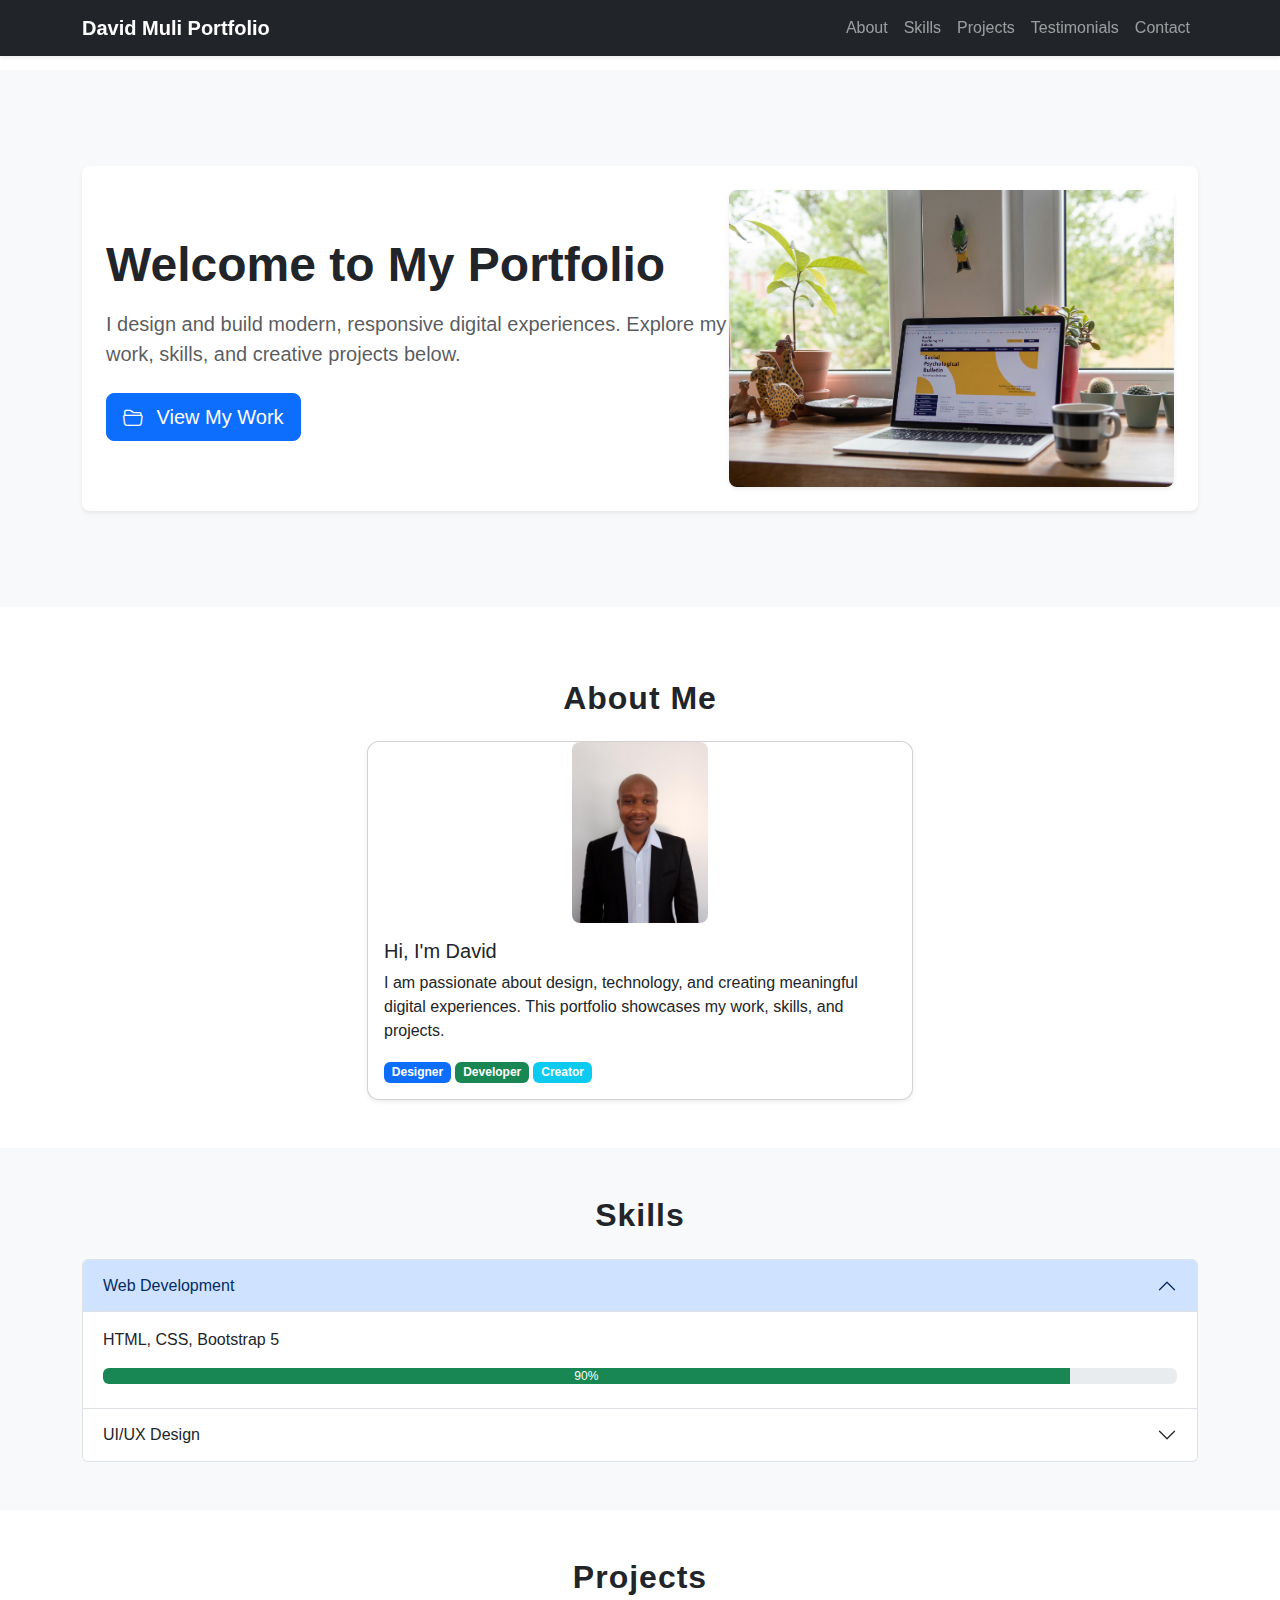
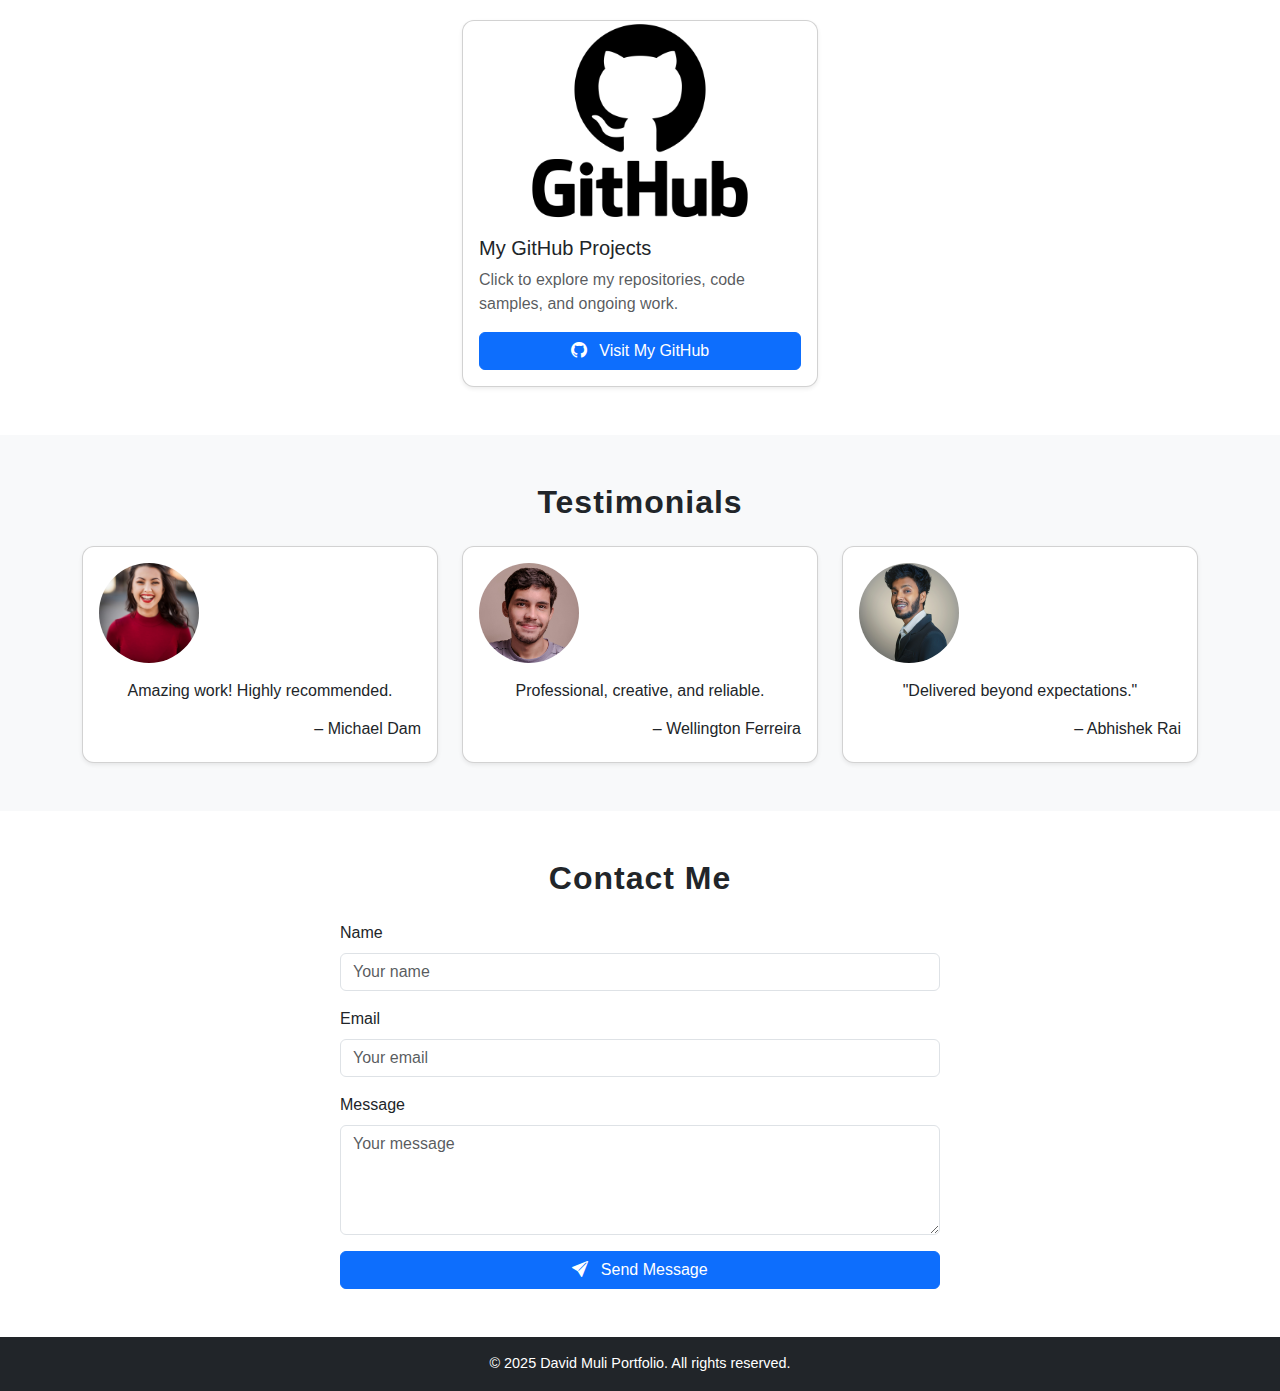
<file: Bootstrap_Assignment/index.html>
<!DOCTYPE html>
<html lang="en">
  <head>
    <meta charset="UTF-8" />
    <meta name="viewport" content="width=device-width, initial-scale=1.0" />
    <title>David Muli Portfolio</title>

    <!-- Bootstrap 5 CSS -->
    <link
      href="https://cdn.jsdelivr.net/npm/bootstrap@5.3.2/dist/css/bootstrap.min.css"
      rel="stylesheet"
    />

    <!-- Bootstrap Icons -->
    <link
      rel="stylesheet"
      href="https://cdn.jsdelivr.net/npm/bootstrap-icons@1.11.1/font/bootstrap-icons.css"
    />

    <!-- Custom CSS -->
    <link rel="stylesheet" href="styles.css" />
  </head>

  <body>
    <!-- ================= NAVBAR ================= -->
    <nav
      class="navbar navbar-expand-lg navbar-dark bg-dark fixed-top shadow-sm"
    >
      <div class="container">
        <a class="navbar-brand fw-bold" href="#">David Muli Portfolio</a>

        <button
          class="navbar-toggler"
          type="button"
          data-bs-toggle="collapse"
          data-bs-target="#navbarNav"
        >
          <span class="navbar-toggler-icon"></span>
        </button>

        <div
          class="collapse navbar-collapse justify-content-end"
          id="navbarNav"
        >
          <ul class="navbar-nav">
            <li class="nav-item">
              <a class="nav-link" href="#about">About</a>
            </li>
            <li class="nav-item">
              <a class="nav-link" href="#skills">Skills</a>
            </li>
            <li class="nav-item">
              <a class="nav-link" href="#projects">Projects</a>
            </li>
            <li class="nav-item">
              <a class="nav-link" href="#testimonials">Testimonials</a>
            </li>
            <li class="nav-item">
              <a class="nav-link" href="#contact">Contact</a>
            </li>
          </ul>
        </div>
      </div>
    </nav>

    <!-- ================= JUMBOTRON SECTION ================= -->
    <section class="py-5 bg-light mb-4">
      <div class="container py-5">
        <div
          class="row align-items-center g-0 p-4 bg-white rounded-3 shadow-sm"
        >
          <!-- Left: Text -->
          <div class="col-md-7">
            <h1 class="display-5 fw-bold mb-3">Welcome to My Portfolio</h1>

            <p class="fs-5 text-muted mb-4">
              I design and build modern, responsive digital experiences. Explore
              my work, skills, and creative projects below.
            </p>

            <a href="#projects" class="btn btn-primary btn-lg">
              <i class="bi bi-folder2-open me-2"></i>
              View My Work
            </a>
          </div>

          <!-- Right: Image -->
          <div class="col-md-5 text-center mt-4 mt-md-0">
            <img
              src="michal-parzuchowski-Nh4Sxasye24-unsplash.jpg"
              class="img-fluid rounded-3 shadow-sm w-100"
              alt="Profile or Hero Image"
            />
          </div>
        </div>
      </div>
    </section>

    <!-- ================= ABOUT SECTION ================= -->
    <section id="about" class="py-5">
      <div class="container">
        <h2 class="text-center mb-4 section-title">About Me</h2>

        <div class="row justify-content-center">
          <div class="col-md-6">
            <div class="card shadow-sm">
              <img
                src="David Muli Photo.jpg"
                class="img-fluid w-25 mx-auto d-block rounded-3"
                alt="Profile Image"
              />
              <div class="card-body">
                <h5 class="card-title">Hi, I'm David</h5>
                <p class="card-text">
                  I am passionate about design, technology, and creating
                  meaningful digital experiences. This portfolio showcases my
                  work, skills, and projects.
                </p>
                <span class="badge bg-primary">Designer</span>
                <span class="badge bg-success">Developer</span>
                <span class="badge bg-info">Creator</span>
              </div>
            </div>
          </div>
        </div>
      </div>
    </section>

    <!-- ================= SKILLS SECTION ================= -->
    <section id="skills" class="py-5 bg-light">
      <div class="container">
        <h2 class="text-center mb-4 section-title">Skills</h2>

        <div class="accordion" id="skillsAccordion">
          <div class="accordion-item">
            <h2 class="accordion-header" id="headingOne">
              <button
                class="accordion-button"
                type="button"
                data-bs-toggle="collapse"
                data-bs-target="#collapseOne"
              >
                Web Development
              </button>
            </h2>
            <div
              id="collapseOne"
              class="accordion-collapse collapse show"
              data-bs-parent="#skillsAccordion"
            >
              <div class="accordion-body">
                <p>HTML, CSS, Bootstrap 5</p>
                <div class="progress mb-2">
                  <div class="progress-bar bg-success" style="width: 90%">
                    90%
                  </div>
                </div>
              </div>
            </div>
          </div>

          <div class="accordion-item">
            <h2 class="accordion-header" id="headingTwo">
              <button
                class="accordion-button collapsed"
                type="button"
                data-bs-toggle="collapse"
                data-bs-target="#collapseTwo"
              >
                UI/UX Design
              </button>
            </h2>
            <div
              id="collapseTwo"
              class="accordion-collapse collapse"
              data-bs-parent="#skillsAccordion"
            >
              <div class="accordion-body">
                <p>Wireframing, Prototyping, User Research</p>
                <div class="progress mb-2">
                  <div class="progress-bar bg-info" style="width: 80%">80%</div>
                </div>
              </div>
            </div>
          </div>
        </div>
      </div>
    </section>

    <!-- ================= PROJECTS SECTION ================= -->
    <section id="projects" class="py-5">
      <div class="container">
        <h2 class="text-center mb-4 section-title">Projects</h2>

        <div class="row justify-content-center">
          <div class="col-md-4">
            <!-- Clickable Card -->
            <a
              href="https://github.com/mullykim/mullykim.github.io"
              target="_blank"
              class="text-decoration-none"
            >
              <div class="card shadow-sm project-card">
                <img
                  src="GitHub-logo-38d2943f3b1071154ea4972ac0b6c296.png"
                  class="card-img-top img-fluid"
                  alt="Project Thumbnail"
                />

                <div class="card-body">
                  <h5 class="card-title">My GitHub Projects</h5>
                  <p class="card-text text-muted">
                    Click to explore my repositories, code samples, and ongoing
                    work.
                  </p>

                  <button class="btn btn-primary w-100">
                    <i class="bi bi-github me-2"></i>
                    Visit My GitHub
                  </button>
                </div>
              </div>
            </a>
          </div>
        </div>
      </div>
    </section>

    <!-- ================= TESTIMONIALS SECTION ================= -->
    <section id="testimonials" class="py-5 bg-light">
      <div class="container">
        <h2 class="text-center mb-4 section-title">Testimonials</h2>

        <div class="row g-4">
          <!-- Testimonial 1 -->
          <div class="col-md-4">
            <div class="card shadow-sm p-3 text-center">
              <!-- Circle Image -->
              <img
                src="michael-dam-mEZ3PoFGs_k-unsplash.jpg"
                class="rounded-circle img-fluid mb-3"
                style="width: 100px; height: 100px; object-fit: cover"
                alt="Michael Dam"
              />

              <p>Amazing work! Highly recommended.</p>
              <h6 class="text-end">– Michael Dam</h6>
            </div>
          </div>

          <!-- Testimonial 2 -->
          <div class="col-md-4">
            <div class="card shadow-sm p-3 text-center">
              <!-- Circle Image -->
              <img
                src="wellington-ferreira-72TE8cWKXRY-unsplash.jpg"
                class="rounded-circle img-fluid mb-3"
                style="width: 100px; height: 100px; object-fit: cover"
                alt="Wellington Ferreira"
              />

              <p>Professional, creative, and reliable.</p>
              <h6 class="text-end">– Wellington Ferreira</h6>
            </div>
          </div>

          <!-- Testimonial 3 -->
          <div class="col-md-4">
            <div class="card shadow-sm p-3 text-center">
              <!-- Circle Image -->
              <img
                src="abhishek-rai-eucPfcmTQig-unsplash.jpg"
                class="rounded-circle img-fluid mb-3"
                style="width: 100px; height: 100px; object-fit: cover"
                alt="Abhishek Rai"
              />

              <p>"Delivered beyond expectations."</p>
              <h6 class="text-end">– Abhishek Rai</h6>
            </div>
          </div>
        </div>
      </div>
    </section>

    <!-- ================= CONTACT SECTION ================= -->
    <section id="contact" class="py-5">
      <div class="container">
        <h2 class="text-center mb-4 section-title">Contact Me</h2>

        <form class="mx-auto" style="max-width: 600px">
          <div class="mb-3">
            <label class="form-label">Name</label>
            <input type="text" class="form-control" placeholder="Your name" />
          </div>

          <div class="mb-3">
            <label class="form-label">Email</label>
            <input type="email" class="form-control" placeholder="Your email" />
          </div>

          <div class="mb-3">
            <label class="form-label">Message</label>
            <textarea
              class="form-control"
              rows="4"
              placeholder="Your message"
            ></textarea>
          </div>

          <button class="btn btn-primary w-100">
            <i class="bi bi-send-fill me-2"></i>
            Send Message
          </button>
        </form>
      </div>
    </section>

    <!-- ================= FOOTER ================= -->
    <footer class="bg-dark text-white text-center py-3">
      <p class="mb-0">© 2025 David Muli Portfolio. All rights reserved.</p>
    </footer>

    <!-- Bootstrap 5 JS -->
    <script src="https://cdn.jsdelivr.net/npm/bootstrap@5.3.2/dist/js/bootstrap.bundle.min.js"></script>
  </body>
</html>
</file>
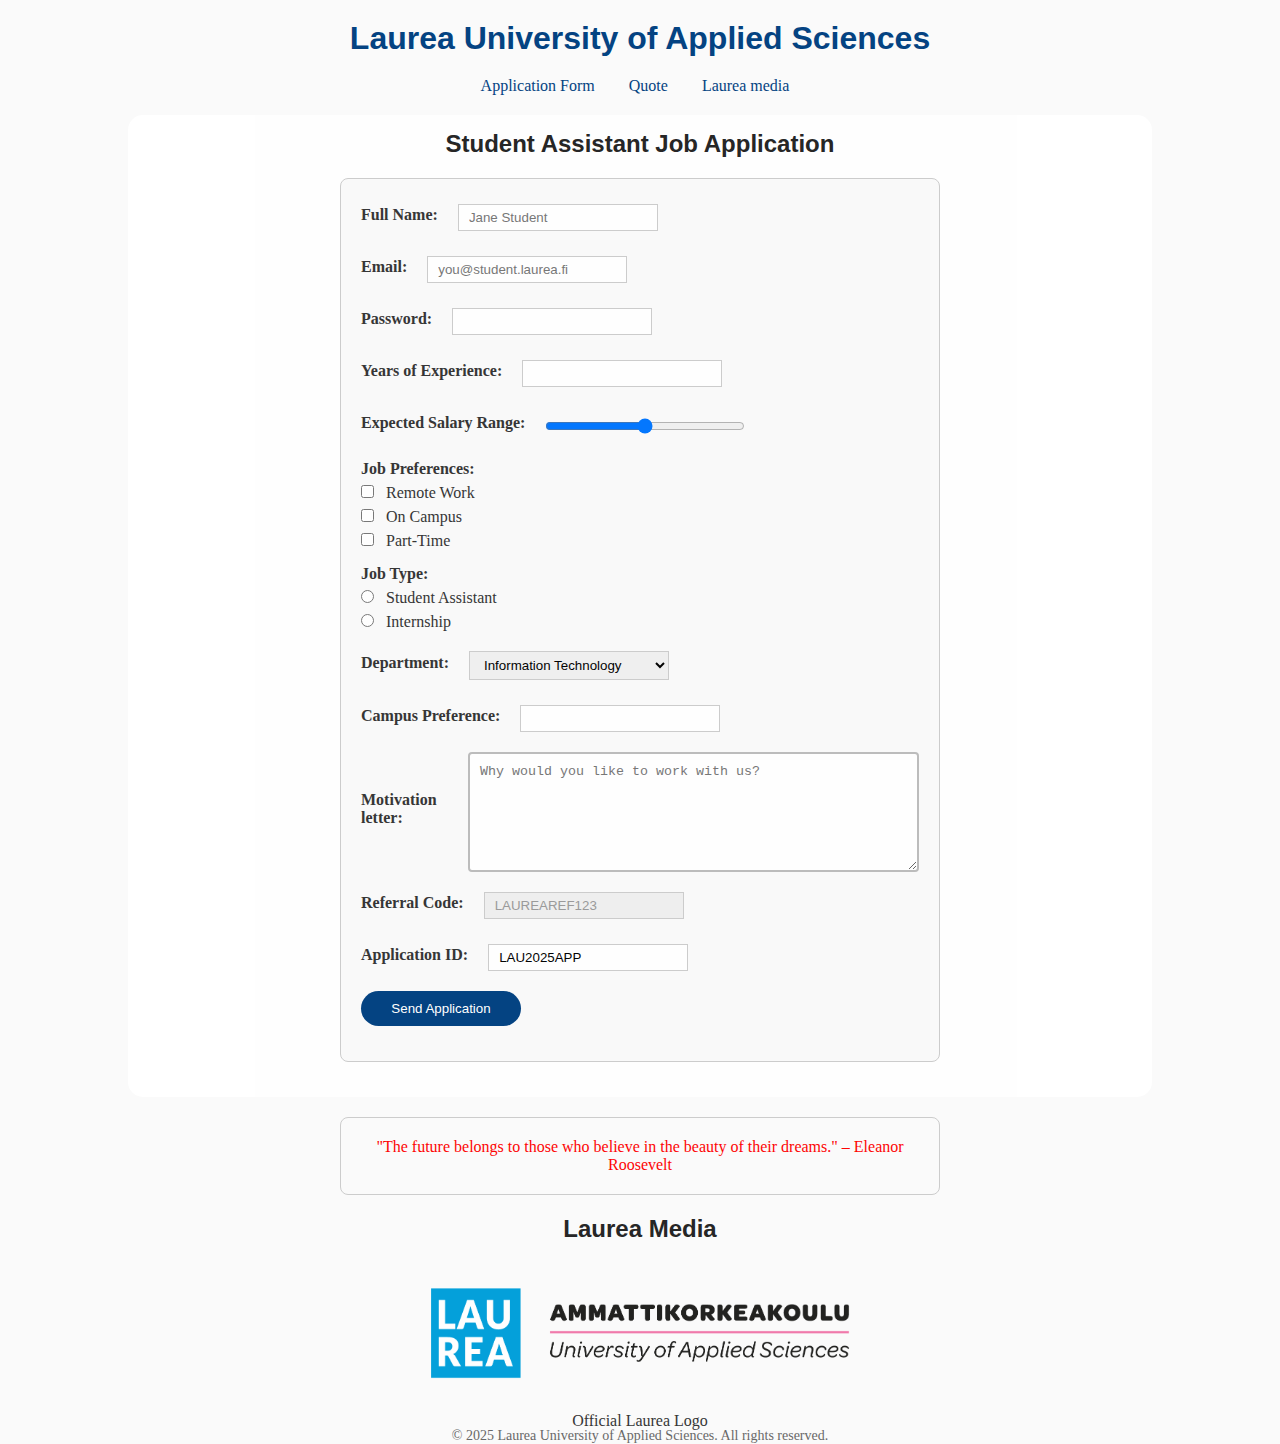
<file: CSS_Assignment_1/index.html>
<!DOCTYPE html>
<html lang="en">
  <head>
    <meta charset="UTF-8" />
    <title>Laurea University of Applied Sciences</title>
    <link rel="stylesheet" href="styles.css" />
  </head>
  <body>
    <!-- Header -->
    <header>
      <h1 id="main-title">Laurea University of Applied Sciences</h1>
      <a href="#form">Application Form</a>
      <a href="#quote">Quote</a>
      <a href="#Laurea-media" class="Visit-Laurea">Laurea media</a>
    </header>

    <!-- Application Form Section -->
    <section class="form-section" id="form">
      <h2>Student Assistant Job Application</h2>
      <form
        action="/submit"
        method="POST"
        autocomplete="on"
        aria-label="Student Assistant Application Form"
      >
        <!-- Full Name -->
        <div class="form-group">
          <label for="fullname">Full Name:</label>
          <input
            type="text"
            id="fullname"
            name="fullname"
            placeholder="Jane Student"
            required
            minlength="3"
            maxlength="50"
            pattern="[A-Za-z\s]+"
          />
        </div>

        <!-- Email -->
        <div class="form-group">
          <label for="email">Email:</label>
          <input
            type="text"
            id="email"
            name="email"
            placeholder="you@student.laurea.fi"
            required
            pattern="[^@\s]+@[^@\s]+\.[^@\s]+"
          />
        </div>

        <!-- Password -->
        <div class="form-group">
          <label for="password">Password:</label>
          <input type="password" id="password" name="password" required />
        </div>

        <!-- Number -->
        <div class="form-group">
          <label for="experience">Years of Experience:</label>
          <input
            type="number"
            id="experience"
            name="experience"
            min="0"
            max="40"
          />
        </div>

        <!-- Salary Range -->
        <div class="form-group">
          <label for="salary">Expected Salary Range:</label>
          <input
            type="range"
            id="salary"
            name="salary"
            min="1000"
            max="5000"
            step="100"
          />
        </div>

        <!-- Job Preferences (checkboxes) -->
        <div class="form-group checkbox-group">
          <label>Job Preferences:</label>
          <div>
            <input type="checkbox" name="preferences" value="remote" /> Remote
            Work
          </div>
          <div>
            <input type="checkbox" name="preferences" value="campus" /> On
            Campus
          </div>
          <div>
            <input type="checkbox" name="preferences" value="parttime" />
            Part-Time
          </div>
        </div>

        <!-- Job Type (radios) -->
        <div class="form-group radio-group">
          <label>Job Type:</label>
          <div>
            <input type="radio" name="jobtype" value="assistant" /> Student
            Assistant
          </div>
          <div>
            <input type="radio" name="jobtype" value="internship" /> Internship
          </div>
        </div>

        <!-- Department Dropdown -->
        <div class="form-group">
          <label for="department">Department:</label>
          <select id="department" name="department">
            <option value="it" selected>Information Technology</option>
            <option value="business">Business Administration</option>
            <option value="nursing">Nursing</option>
          </select>
        </div>

        <!-- Campus Preference -->
        <div class="form-group">
          <label for="campus">Campus Preference:</label>
          <input list="campuses" name="campus" id="campus" />
          <datalist id="campuses">
            <option value="Leppävaara"></option>
            <option value="Tikkurila"></option>
            <option value="Otaniemi"></option>
          </datalist>
        </div>

        <!-- Motivation Letter -->
        <div class="form-group">
          <label for="motivation">Motivation letter:</label>
          <textarea
            id="motivation"
            name="motivation"
            rows="5"
            cols="40"
            placeholder="Why would you like to work with us?"
          ></textarea>
        </div>

        <!-- Referral Code (disabled) -->
        <div class="form-group">
          <label for="referral">Referral Code:</label>
          <input type="text" id="referral" value="LAUREAREF123" disabled />
        </div>

        <!-- Application ID (readonly) -->
        <div class="form-group">
          <label for="appid">Application ID:</label>
          <input type="text" id="appid" value="LAU2025APP" readonly />
        </div>

        <!-- Submit Button -->
        <div class="form-group">
          <input type="submit" value="Send Application" />
        </div>
      </form>
    </section>

    <!-- Quote Section -->
    <aside id="quote">
      <blockquote>
        "The future belongs to those who believe in the beauty of their dreams."
        – Eleanor Roosevelt
      </blockquote>
    </aside>

    <!-- Media Section -->
    <div id="Laurea-media">
      <h2>Laurea Media</h2>

      <article class="logo">
        <figure>
          <img
            src="laurea-vaakalogo_rgb.png"
            alt="Laurea Logo"
            class="Laurea"
          />

          <figcaption>Official Laurea Logo</figcaption>
        </figure>
      </article>
    </div>

    <!-- Footer -->
    <footer id="footer">
      <p>
        &copy; 2025 Laurea University of Applied Sciences. All rights reserved.
      </p>
    </footer>
  </body>
</html>
</file>
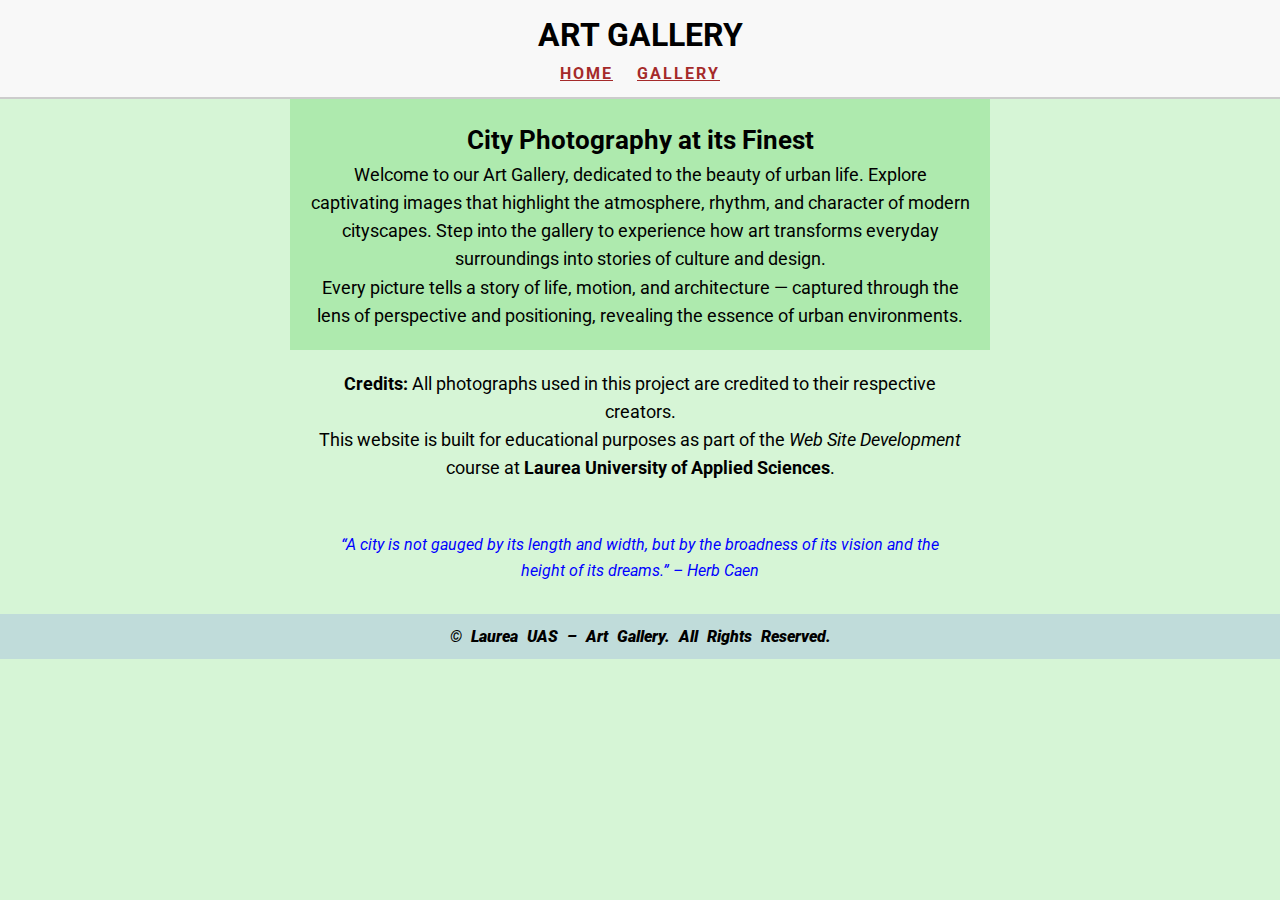
<file: CSS_Assignment_2/index.html>
<!DOCTYPE html>
<html lang="en">
  <head>
    <meta charset="UTF-8" />
    <title>Art Gallery</title>

    <!--Google Fonts link -->
    <link rel="preconnect" href="https://fonts.googleapis.com" />
    <link rel="preconnect" href="https://fonts.gstatic.com" crossorigin />
    <link
      href="https://fonts.googleapis.com/css2?family=Roboto:ital,wght@0,100..900;1,100..900&display=swap"
      rel="stylesheet"
    />

    <link rel="stylesheet" href="styles.css" />
  </head>
  <body id="top">
    <header class="sticky-header">
      <h1>ART GALLERY</h1>
      <nav>
        <a href="index.html">Home</a>
        <a href="gallery.html">Gallery</a>
      </nav>
    </header>

    <main>
      <section class="intro">
        <h2>City Photography at its Finest</h2>
        <p>
          Welcome to our Art Gallery, dedicated to the beauty of urban life.
          Explore captivating images that highlight the atmosphere, rhythm, and
          character of modern cityscapes. Step into the gallery to experience
          how art transforms everyday surroundings into stories of culture and
          design.
        </p>
        <p>
          Every picture tells a story of life, motion, and architecture —
          captured through the lens of perspective and positioning, revealing
          the essence of urban environments.
        </p>
      </section>

      <section class="credits">
        <p>
          <strong>Credits:</strong> All photographs used in this project are
          credited to their respective creators.
        </p>
        <p>
          This website is built for educational purposes as part of the
          <em>Web Site Development</em> course at
          <strong>Laurea University of Applied Sciences</strong>.
        </p>
      </section>

      <blockquote>
        “A city is not gauged by its length and width, but by the broadness of
        its vision and the height of its dreams.” – Herb Caen
      </blockquote>
    </main>

    <footer>
      <p>
        <strong>&copy; Laurea UAS – Art Gallery. All Rights Reserved.</strong>
      </p>
    </footer>
  </body>
</html>
</file>
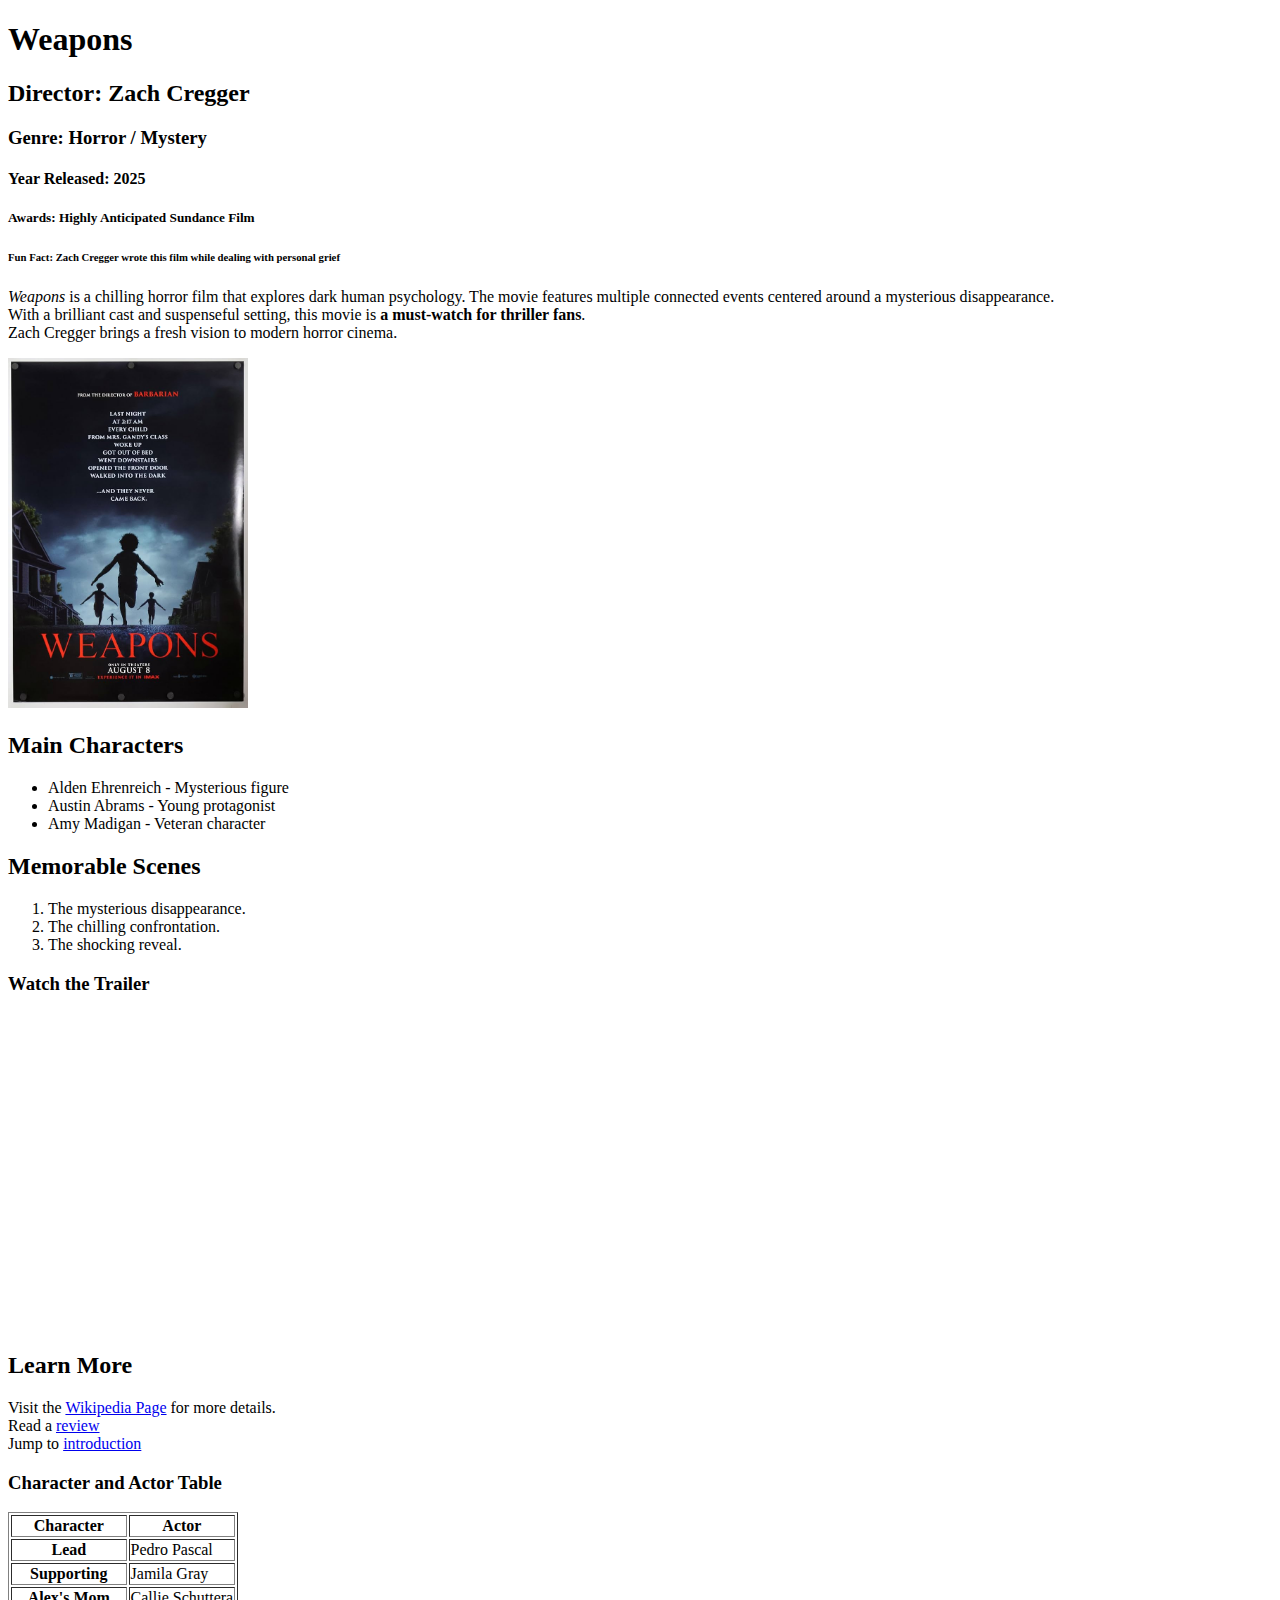
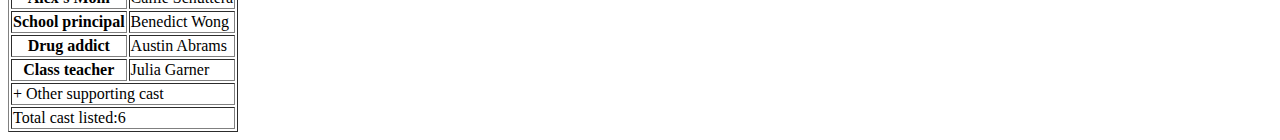
<file: HTML_Assignment_1/index.html>
<!DOCTYPE html>
<html lang="en">
  <head>
    <meta charset="UTF-8" />
    <meta name="viewport" content="width=device-width, initial-scale=1.0" />
    <title>Document</title>
  </head>
  <body>
    <!-- Header section -->
    <div class="header">
      <h1>Weapons</h1>
      <!-- Main Title -->
      <h2>Director: Zach Cregger</h2>
      <h3>Genre: Horror / Mystery</h3>
      <h4>Year Released: 2025</h4>
      <h5>Awards: Highly Anticipated Sundance Film</h5>
      <h6>
        Fun Fact: Zach Cregger wrote this film while dealing with personal grief
      </h6>
    </div>

    <!-- This section contains the introduction paragraph -->
    <p id="intro">
      <em>Weapons</em> is a chilling horror film that explores
      <span>dark human psychology</span>. The movie features multiple connected
      events centered around a mysterious disappearance.<br />
      With a brilliant cast and suspenseful setting, this movie is
      <strong>a must-watch for thriller fans</strong>.<br />
      Zach Cregger brings a fresh vision to modern horror cinema.
    </p>

    <!-- Image section -->
    <div>
      <img
        src="71j4zdpsipl._uf8941000_ql80_.jpg"
        alt="Weapons Movie Poster"
        title="Official Weapons's Movie Cover"
        width="240"
        height="350"
      />
    </div>

    <!-- List of main characters from the story -->
    <h2>Main Characters</h2>
    <ul>
      <li>Alden Ehrenreich - Mysterious figure</li>
      <li>Austin Abrams - Young protagonist</li>
      <li>Amy Madigan - Veteran character</li>
    </ul>

    <!--List of memorable scenes-->
    <h2>Memorable Scenes</h2>
    <ol>
      <li>The mysterious disappearance.</li>
      <li>The chilling confrontation.</li>
      <li>The shocking reveal.</li>
    </ol>

    <!-- Video Section -->
    <h3>Watch the Trailer</h3>
    <iframe
      width="560"
      height="315"
      src="https://www.youtube.com/embed/OpThntO9ixc?si=hDtzLa9DgcExFifG"
      title="YouTube video player"
      style="border: 0"
      allow="accelerometer; autoplay; clipboard-write; encrypted-media; gyroscope; picture-in-picture; web-share"
      allowfullscreen
    >
    </iframe>

    <!-- Links Section -->
    <h2>Learn More</h2>

    Visit the
    <a
      href="https://en.wikipedia.org/wiki/Weapons_(2025_film)"
      title="Weapons on Wikipedia"
      target="_blank"
      >Wikipedia Page</a
    >
    for more details.<br />

    Read a
    <a
      href="https://www.rottentomatoes.com/m/weapons#critics-reviews"
      title="Read reviews"
      target="_self"
      >review</a
    ><br />

    <!-- Internal Link -->
    Jump to <a href="#intro" title="Jump back to introduction">introduction</a>

    <!-- Table section -->
    <h3>Character and Actor Table</h3>

    <table border="1">
      <thead>
        <tr>
          <th scope="col">Character</th>
          <th scope="col">Actor</th>
        </tr>
      </thead>
      <tbody>
        <tr>
          <th scope="row">Lead</th>
          <td>Pedro Pascal</td>
        </tr>
        <tr>
          <th scope="row">Supporting</th>
          <td>Jamila Gray</td>
        </tr>
        <tr>
          <th scope="row">Alex's Mom</th>
          <td>Callie Schuttera</td>
        </tr>
        <tr>
          <th scope="row">School principal</th>
          <td>Benedict Wong</td>
        </tr>
        <tr>
          <th scope="row">Drug addict</th>
          <td>Austin Abrams</td>
        </tr>
        <tr>
          <th scope="row">Class teacher</th>
          <td>Julia Garner</td>
        </tr>

        <tr>
          <td colspan="2">+ Other supporting cast</td>
        </tr>
      </tbody>
      <tfoot>
        <tr>
          <td colspan="2">Total cast listed:6</td>
        </tr>
      </tfoot>
    </table>
  </body>
</html>
</file>
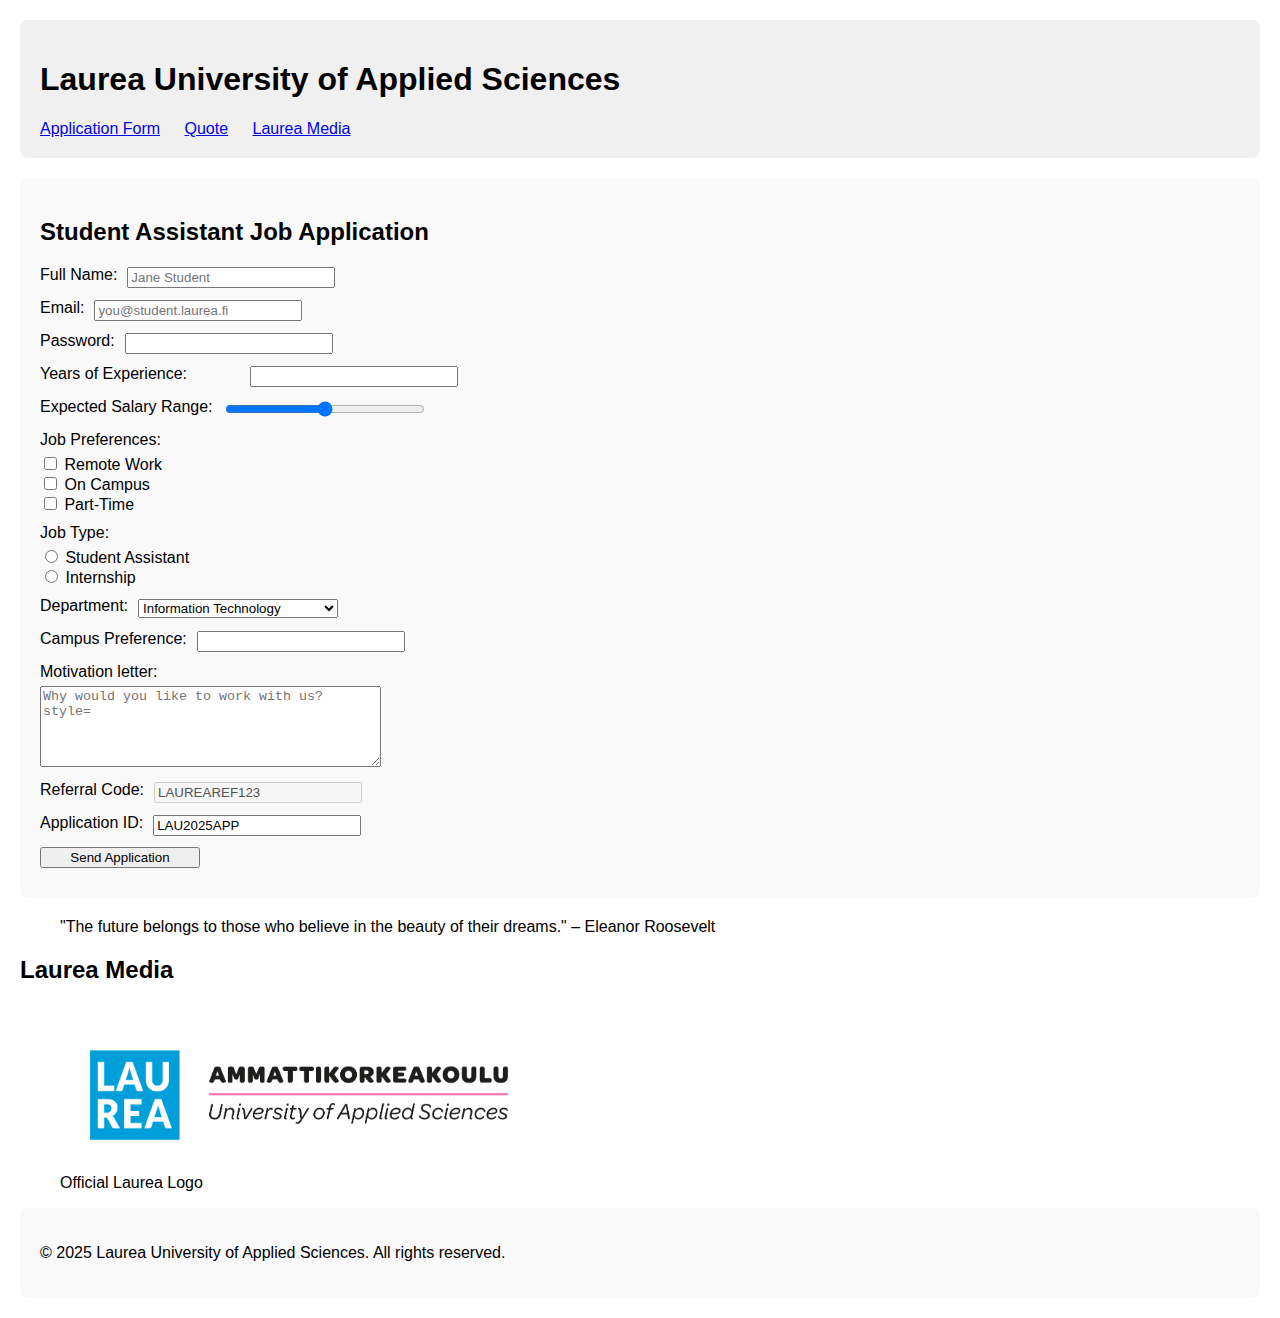
<file: HTML_Assignment_2/index.html>
<!DOCTYPE html>
<html lang="en">
  <head>
    <meta charset="UTF-8" />
    <title>Laurea University of Applied Sciences</title>
    <style>
      body {
        font-family: Arial, sans-serif;
        background-color: #ffffff;
        margin: 20px;
      }
      header,
      nav,
      section,
      footer {
        background-color: #f9f9f9;
        padding: 20px;
        margin-bottom: 20px;
        border-radius: 8px;
      }
      h1,
      h2 {
        color: #000000;
      }
      .form-group {
        margin-bottom: 10px;
      }
      label {
        display: block;
        margin-bottom: 5px;
      }

      .logo {
        display: flex;
        align-items: center;
        gap: 10px;
      }
      .logo img {
        height: 150px;
      }
    </style>
  </head>
  <body>
    <!-- Header -->
    <header style="background-color: #f0f0f0">
      <h1>Laurea University of Applied Sciences</h1>
      <a href="#form" style="margin-right: 20px">Application Form</a>
      <a href="#quote" style="margin-right: 20px">Quote</a>
      <a href="#laurea-media">Laurea Media</a>
    </header>

    <!-- Application Form Section -->
    <section id="form">
      <h2>Student Assistant Job Application</h2>
      <form
        action="/submit"
        method="POST"
        autocomplete="on"
        aria-label="Student Assistant Application Form"
      >
        <!-- Full Name -->
        <div
          class="form-group"
          style="display: flex; align-items: center; gap: 10px"
        >
          <label for="fullname">Full Name:</label>
          <input
            type="text"
            id="fullname"
            name="fullname"
            placeholder="Jane Student"
            required
            minlength="3"
            maxlength="50"
            pattern="[A-Za-z\s]+"
            style="width: 200px"
          />
        </div>

        <!-- Email -->
        <div
          class="form-group"
          style="display: flex; align-items: center; gap: 10px"
        >
          <label for="email">Email:</label>
          <input
            type="text"
            id="email"
            name="email"
            placeholder="you@student.laurea.fi"
            required
            pattern="[^@\s]+@[^@\s]+\.[^@\s]+"
            style="width: 200px"
          />
        </div>

        <!-- Password -->
        <div
          class="form-group"
          style="display: flex; align-items: center; gap: 10px"
        >
          <label for="password">Password:</label>
          <input
            type="password"
            id="password"
            name="password"
            required
            style="width: 200px"
          />
        </div>

        <!-- Number -->
        <div
          class="form-group"
          style="display: flex; align-items: center; gap: 10px"
        >
          <label for="experience" style="min-width: 200px"
            >Years of Experience:</label
          >
          <input
            type="number"
            id="experience"
            name="experience"
            min="0"
            max="40"
            style="width: 200px"
          />
        </div>

        <!-- Salary Range -->
        <div
          class="form-group"
          style="display: flex; align-items: center; gap: 10px"
        >
          <label for="salary">Expected Salary Range:</label>
          <input
            type="range"
            id="salary"
            name="salary"
            min="1000"
            max="5000"
            step="100"
            style="width: 200px"
          />
        </div>

        <!-- Job Preferences -->
        <div class="form-group">
          <label>Job Preferences:</label>
          <div>
            <input type="checkbox" name="preferences" value="remote" /> Remote
            Work
          </div>
          <div>
            <input type="checkbox" name="preferences" value="campus" /> On
            Campus
          </div>
          <div>
            <input type="checkbox" name="preferences" value="parttime" />
            Part-Time
          </div>
        </div>

        <!-- Job Type -->
        <div class="form-group">
          <label>Job Type:</label>
          <div>
            <input type="radio" name="jobtype" value="assistant" /> Student
            Assistant
          </div>
          <div>
            <input type="radio" name="jobtype" value="internship" /> Internship
          </div>
        </div>

        <!-- Department Dropdown -->
        <div
          class="form-group"
          style="display: flex; align-items: center; gap: 10px"
        >
          <label for="department">Department:</label>
          <select id="department" name="department" style="width: 200px">
            <option value="it" selected>Information Technology</option>
            <option value="business">Business Administration</option>
            <option value="nursing">Nursing</option>
          </select>
        </div>

        <!-- Campus Preference -->
        <div
          class="form-group"
          style="display: flex; align-items: center; gap: 10px"
        >
          <label for="campus">Campus Preference:</label>
          <input
            list="campuses"
            name="campus"
            id="campus"
            style="width: 200px"
          />
          <datalist id="campuses">
            <option value="Leppävaara"></option>
            <option value="Tikkurila"></option>
            <option value="Otaniemi"></option>
          </datalist>
        </div>

        <!-- Motivation Letter -->
        <div class="form-group">
          <label for="motivation">Motivation letter:</label>
          <textarea
            id="motivation"
            name="motivation"
            rows="5"
            cols="40"
            placeholder="Why would you like to work with us? style="
          ></textarea>
        </div>

        <!-- Referral Code (disabled) -->
        <div
          class="form-group"
          style="display: flex; align-items: center; gap: 10px"
        >
          <label for="referral">Referral Code:</label>
          <input
            type="text"
            id="referral"
            value="LAUREAREF123"
            disabled
            style="width: 200px"
          />
        </div>

        <!-- Application ID (readonly) -->
        <div
          class="form-group"
          style="display: flex; align-items: center; gap: 10px"
        >
          <label for="appid">Application ID:</label>
          <input
            type="text"
            id="appid"
            value="LAU2025APP"
            readonly
            style="width: 200px"
          />
        </div>

        <!-- Submit Button -->
        <div class="form-group" style="text-align: left">
          <input type="submit" value="Send Application" style="width: 160px" />
        </div>
      </form>
    </section>

    <!-- Quote Section -->
    <aside id="quote">
      <blockquote>
        "The future belongs to those who believe in the beauty of their dreams."
        – Eleanor Roosevelt
      </blockquote>
    </aside>

    <!-- Media Section -->
    <div id="Laurea-media">
      <h2>Laurea Media</h2>

      <article class="logo">
        <figure>
          <img src="laurea-vaakalogo_rgb.png" alt="Laurea Logo" />
          <figcaption>Official Laurea Logo</figcaption>
        </figure>
      </article>
    </div>

    <!-- Footer -->
    <footer id="footer">
      <p>
        &copy; 2025 Laurea University of Applied Sciences. All rights reserved.
      </p>
    </footer>
  </body>
</html>
</file>
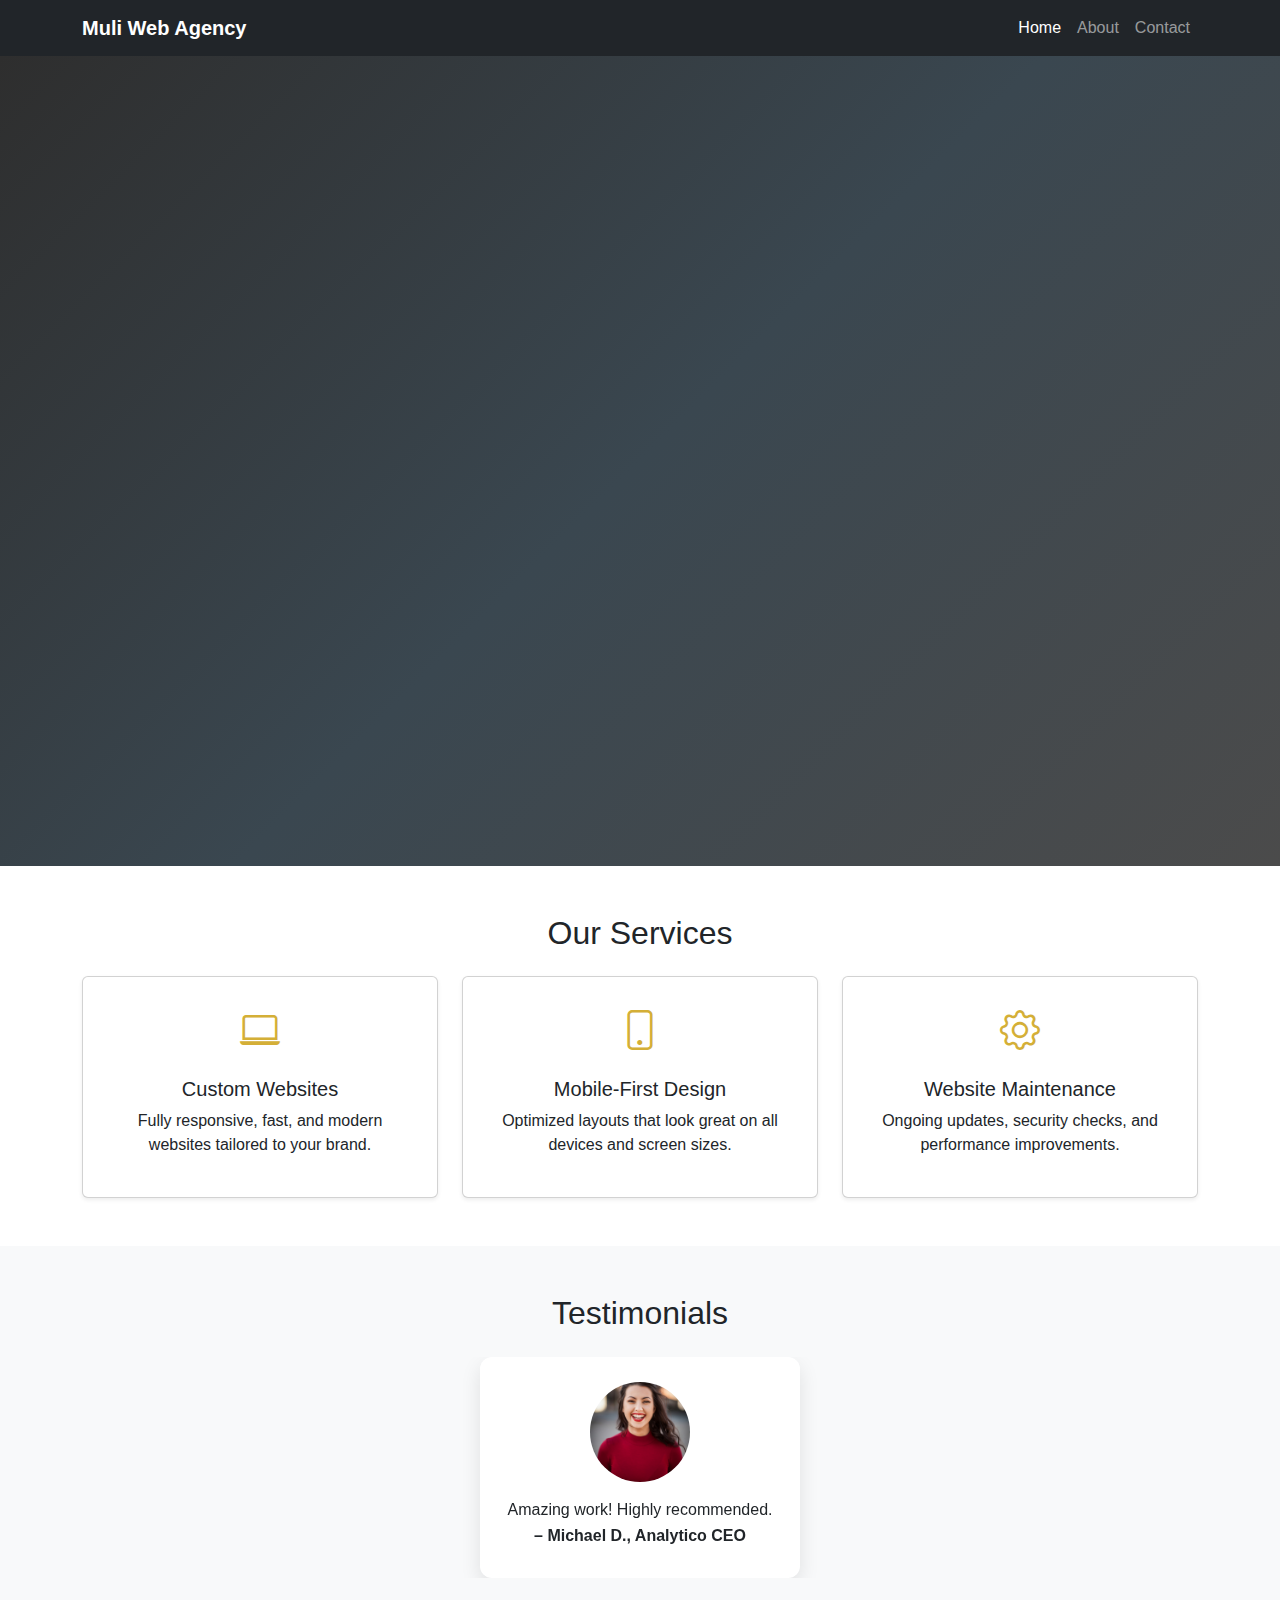
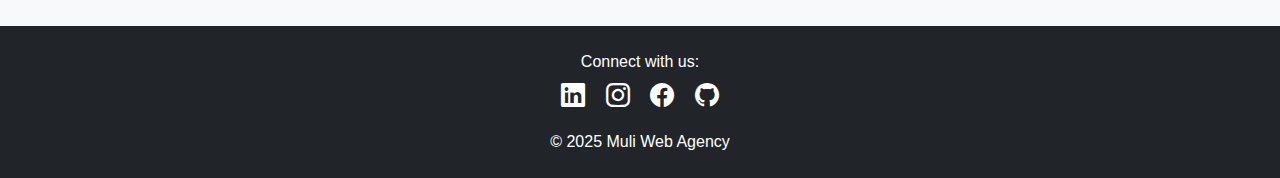
<file: WSD_Final_Project/index.html>
<!DOCTYPE html>
<html lang="en">
  <head>
    <meta charset="UTF-8" />
    <meta name="viewport" content="width=device-width, initial-scale=1.0" />
    <title>Muli Web Agency</title>

    <!-- Favicon -->
    <link rel="icon" type="image/png" href="Muli Web Agency Logo.png" />

    <!-- Official Bootstrap 5 CSS -->
    <link
      href="https://cdn.jsdelivr.net/npm/bootstrap@5.3.3/dist/css/bootstrap.min.css"
      rel="stylesheet"
    />

    <!-- Bootstrap Icons -->
    <link
      href="https://cdn.jsdelivr.net/npm/bootstrap-icons@1.11.3/font/bootstrap-icons.css"
      rel="stylesheet"
    />

    <!-- Custom CSS -->
    <link rel="stylesheet" href="styles.css" />
  </head>

  <body>
    <!-- NAVBAR -->
    <nav class="navbar navbar-expand-lg navbar-dark bg-dark">
      <div class="container">
        <a class="navbar-brand fw-bold" href="index.html"> Muli Web Agency </a>

        <button
          class="navbar-toggler"
          type="button"
          data-bs-toggle="collapse"
          data-bs-target="#navMenu"
        >
          <span class="navbar-toggler-icon"></span>
        </button>

        <div class="collapse navbar-collapse" id="navMenu">
          <ul class="navbar-nav ms-auto">
            <li class="nav-item">
              <a class="nav-link active" href="index.html">Home</a>
            </li>
            <li class="nav-item">
              <a class="nav-link" href="about.html">About</a>
            </li>
            <li class="nav-item">
              <a class="nav-link" href="contact.html">Contact</a>
            </li>
          </ul>
        </div>
      </div>
    </nav>

    <!-- HERO SECTION -->
    <header class="hero-section d-flex align-items-center">
      <div class="container">
        <div class="row align-items-center">
          <!-- LEFT: TEXT -->
          <div class="col-lg-6 fade-in">
            <h1 class="display-5 fw-bold mb-3 text-ivory">
              Crafting Refined Digital Experiences
            </h1>

            <p class="lead mb-4 text-ivory" style="max-width: 550px">
              Muli Web Agency creates modern, responsive websites built with
              precision, clarity, and timeless design. We transform ideas into
              elegant digital experiences that elevate brands and inspire trust.
            </p>

            <div class="mb-4">
              <a href="contact.html" class="btn btn-gold btn-lg px-4 me-2">
                Get A Free Quote!
              </a>
            </div>

            <!-- Social Proof -->
            <p class="trusted-by text-ivory mt-3">
              Trusted by entrepreneurs, creators, and small businesses across
              Finland and beyond.
            </p>
          </div>

          <!-- RIGHT: IMAGE -->
          <div class="col-lg-6 text-center fade-in delay-1">
            <img
              src="michal-parzuchowski-Nh4Sxasye24-unsplash.jpg"
              alt="Elegant workspace"
              class="img-fluid rounded shadow-lg hero-image"
            />
          </div>
        </div>
      </div>
    </header>

    <!-- SERVICES SECTION -->
    <main class="container my-5">
      <h2 class="text-center mb-4">Our Services</h2>

      <div class="row g-4">
        <!-- Service 1 -->
        <div class="col-md-4">
          <div class="card shadow-sm h-100 text-center p-4">
            <i class="bi bi-laptop fs-1 text-gold"></i>
            <h5 class="mt-3">Custom Websites</h5>
            <p>
              Fully responsive, fast, and modern websites tailored to your
              brand.
            </p>
          </div>
        </div>

        <!-- Service 2 -->
        <div class="col-md-4">
          <div class="card shadow-sm h-100 text-center p-4">
            <i class="bi bi-phone fs-1 text-gold"></i>
            <h5 class="mt-3">Mobile‑First Design</h5>
            <p>
              Optimized layouts that look great on all devices and screen sizes.
            </p>
          </div>
        </div>

        <!-- Service 3 -->
        <div class="col-md-4">
          <div class="card shadow-sm h-100 text-center p-4">
            <i class="bi bi-gear fs-1 text-gold"></i>
            <h5 class="mt-3">Website Maintenance</h5>
            <p>
              Ongoing updates, security checks, and performance improvements.
            </p>
          </div>
        </div>
      </div>
    </main>

    <!-- Testimonials Section -->

    <section id="testimonials" class="py-5 bg-light">
      <div class="container">
        <h2 class="text-center mb-4">Testimonials</h2>

        <div
          id="stackedCarousel"
          class="carousel slide"
          data-bs-ride="carousel"
        >
          <div class="carousel-inner">
            <!-- Card 1 -->
            <div class="carousel-item active text-center">
              <div class="testimonial-card mx-auto">
                <img
                  src="michael-dam-mEZ3PoFGs_k-unsplash.jpg"
                  class="rounded-circle mb-3"
                  alt="A satisfied client leaving a positive testimonial"
                />
                <p class="mb-1">Amazing work! Highly recommended.</p>
                <h6 class="fw-bold">– Michael D., Analytico CEO</h6>
              </div>
            </div>

            <!-- Card 2 -->
            <div class="carousel-item text-center">
              <div class="testimonial-card mx-auto">
                <img
                  src="wellington-ferreira-72TE8cWKXRY-unsplash.jpg"
                  class="rounded-circle mb-3"
                  alt="A satisfied client leaving a positive testimonial"
                />
                <p class="mb-1">Professional, creative, and reliable.</p>
                <h6 class="fw-bold">– Wellington F., Webo Founder</h6>
              </div>
            </div>

            <!-- Card 3 -->
            <div class="carousel-item text-center">
              <div class="testimonial-card mx-auto">
                <img
                  src="abhishek-rai-eucPfcmTQig-unsplash.jpg"
                  class="rounded-circle mb-3"
                  alt="A satisfied client leaving a positive testimonial"
                />
                <p class="mb-1">Delivered beyond expectations.</p>
                <h6 class="fw-bold">– Abhishek R., Digital Marketer</h6>
              </div>
            </div>
          </div>
        </div>
      </div>
    </section>

    <!-- FOOTER -->
    <footer class="bg-dark text-white text-center py-4">
      <p class="mb-1">Connect with us:</p>

      <a
        href="https://www.linkedin.com/home"
        class="text-white me-3"
        aria-label="LinkedIn"
        ><i class="bi bi-linkedin fs-4"></i
      ></a>
      <a
        href="https://www.instagram.com/"
        class="text-white me-3"
        aria-label="Instagram"
        ><i class="bi bi-instagram fs-4"></i
      ></a>
      <a
        href="https://www.facebook.com/"
        class="text-white me-3"
        aria-label="Facebook"
        ><i class="bi bi-facebook fs-4"></i
      ></a>
      <a href="https://github.com/" class="text-white" aria-label="GitHub"
        ><i class="bi bi-github fs-4"></i
      ></a>

      <p class="mt-3 mb-0">&copy; 2025 Muli Web Agency</p>
    </footer>

    <script src="https://cdn.jsdelivr.net/npm/bootstrap@5.3.3/dist/js/bootstrap.bundle.min.js"></script>
  </body>
</html>
</file>
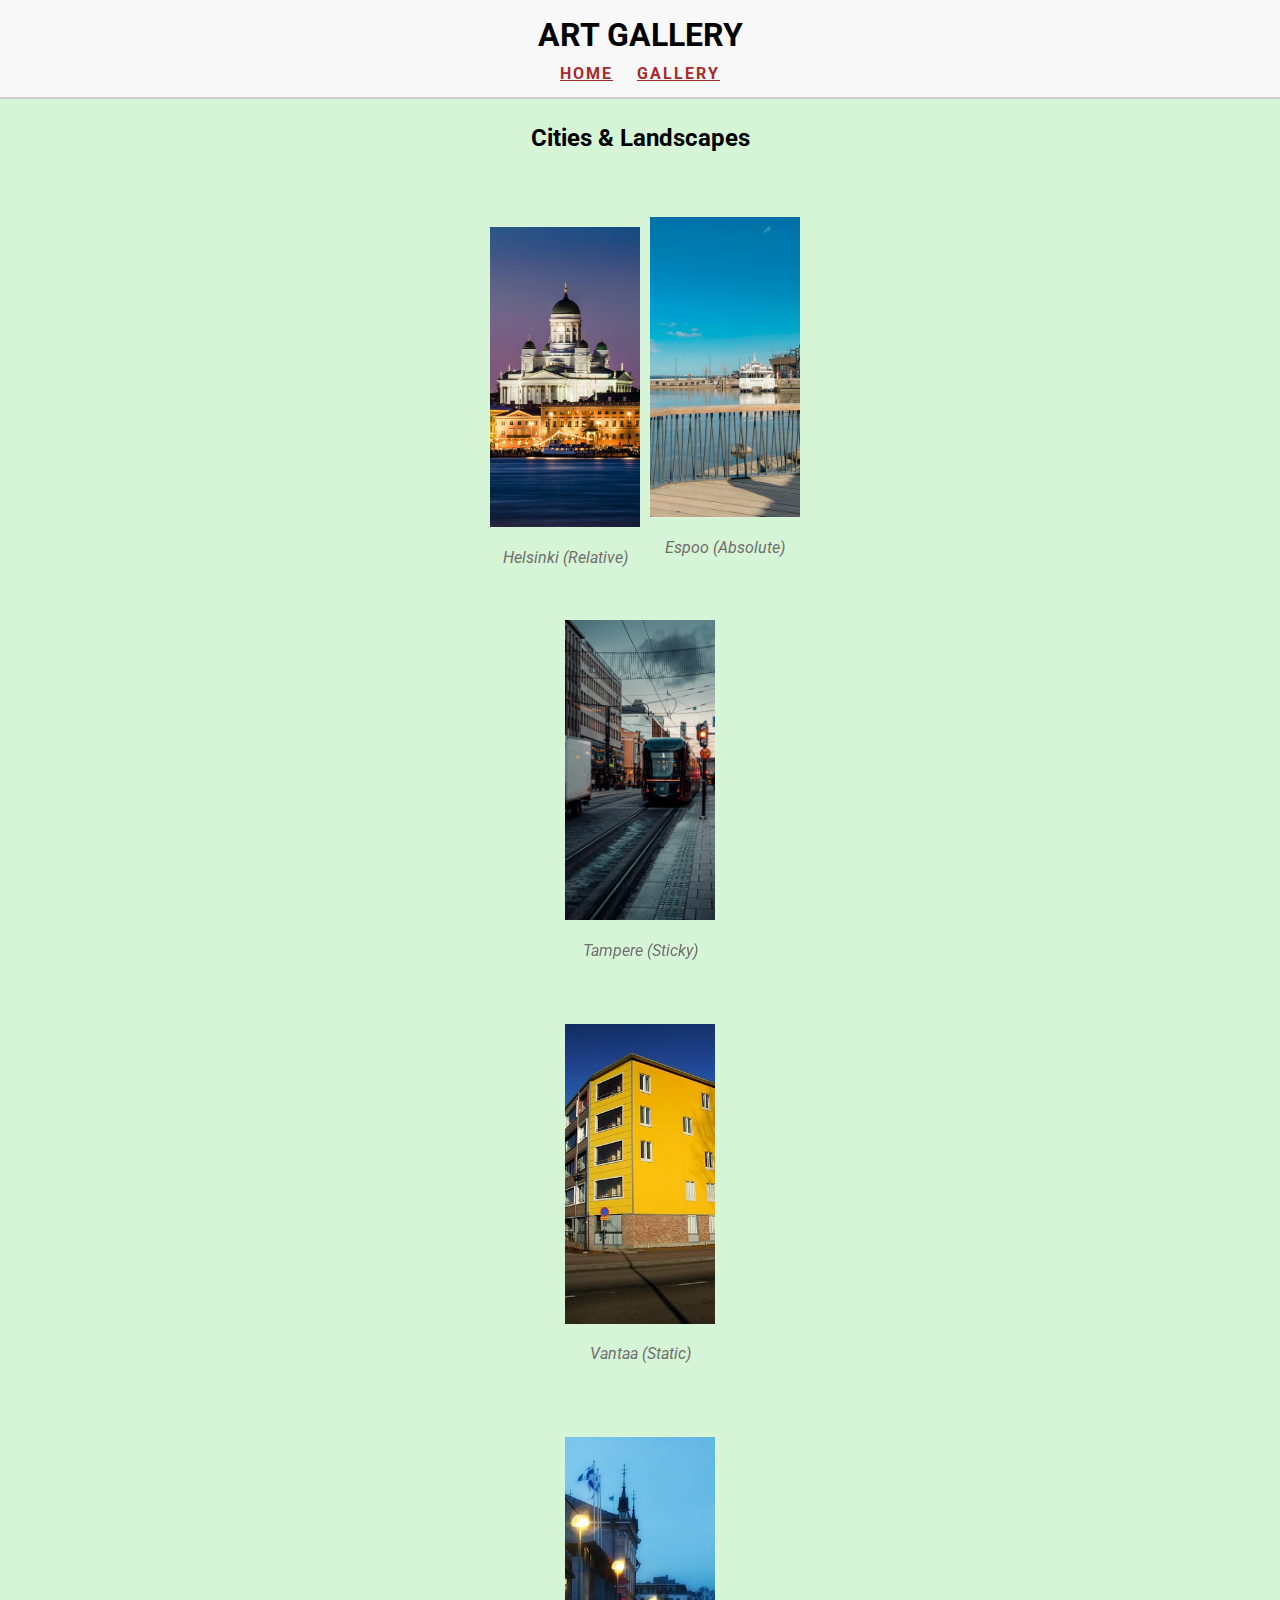
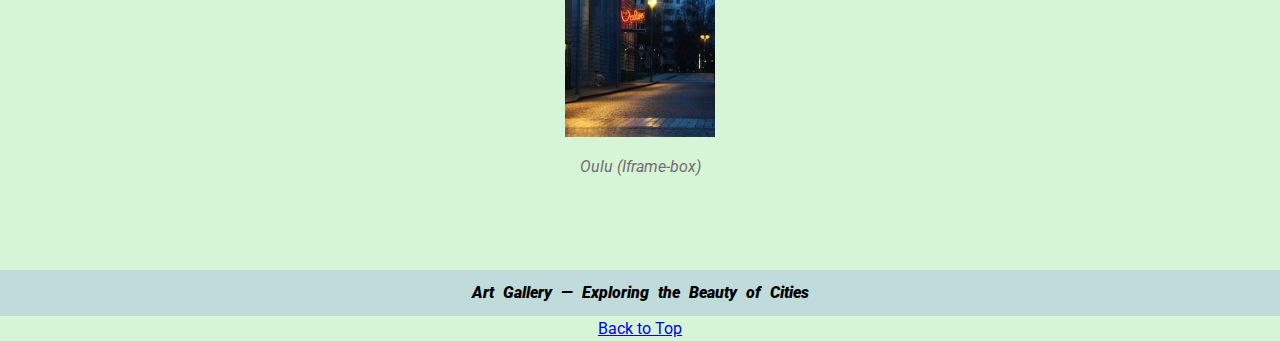
<file: CSS_Assignment_2/gallery.html>
<!DOCTYPE html>
<html lang="en">
  <head>
    <meta charset="UTF-8" />
    <title>Gallery Page</title>

    <!--Google Fonts link -->
    <link rel="preconnect" href="https://fonts.googleapis.com" />
    <link rel="preconnect" href="https://fonts.gstatic.com" crossorigin />
    <link
      href="https://fonts.googleapis.com/css2?family=Roboto:ital,wght@0,100..900;1,100..900&display=swap"
      rel="stylesheet"
    />
    <link rel="stylesheet" href="styles.css" />
  </head>
  <body id="top">
    <header class="sticky-header">
      <h1>ART GALLERY</h1>
      <nav>
        <a href="index.html">Home</a>
        <a href="gallery.html">Gallery</a>
      </nav>
    </header>

    <section class="extra-gallery">
      <h2>Cities & Landscapes</h2>

      <!-- Row 1: Two images side by side -->
      <div class="gallery-row two-images">
        <figure class="relative-box">
          <img
            src="Images/Helsinki.jpg"
            alt="Helsinki"
            class="inline-block-img"
          />
          <figcaption>Helsinki (Relative)</figcaption>
        </figure>
        <figure class="absolute-box">
          <img src="Images/Espoo.jpg" alt="Espoo" class="inline-block-img" />
          <figcaption>Espoo (Absolute)</figcaption>
        </figure>
      </div>

      <!-- Row 2: One image centered -->
      <div class="gallery-row one-image sticky-box">
        <figure>
          <img
            src="Images/Tampere.jpg"
            alt="Tampere"
            class="inline-block-img"
          />
          <figcaption>Tampere (Sticky)</figcaption>
        </figure>
      </div>

      <!-- Row 3: One image centered -->
      <div class="gallery-row one-image static-box">
        <figure>
          <img src="Images/Vantaa.jpg" alt="Vantaa" class="inline-block-img" />
          <figcaption>Vantaa (Static)</figcaption>
        </figure>
      </div>

      <!-- Row 4: Oulu image -->
      <div class="gallery-row one-image iframe-box">
        <figure>
          <img src="Images/Oulu.jpg" alt="Oulu" class="inline-block-img" />
          <figcaption>Oulu (Iframe-box)</figcaption>
        </figure>
      </div>
    </section>

    <footer>
      <p><strong>Art Gallery — Exploring the Beauty of Cities</strong></p>
    </footer>

    <!--Back to Top button -->
    <div class="fixed-banner">
      <a href="#top">Back to Top</a>
    </div>
  </body>
</html>
</file>
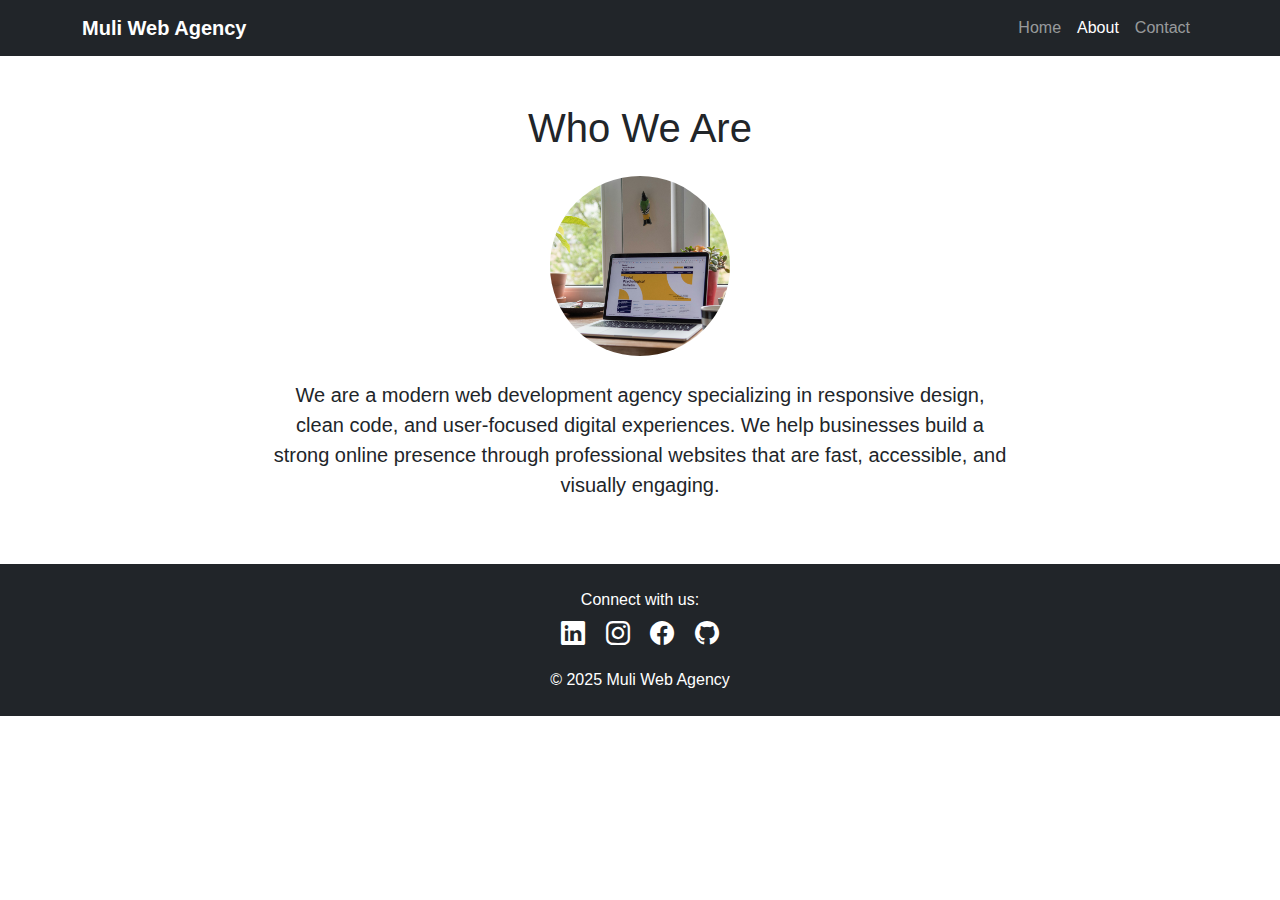
<file: WSD_Final_Project/about.html>
<!DOCTYPE html>
<html lang="en">
  <head>
    <meta charset="UTF-8" />
    <meta name="viewport" content="width=device-width, initial-scale=1.0" />
    <title>About - Muli Web Agency</title>

    <!-- Favicon -->
    <link rel="icon" type="image/png" href="Muli Web Agency Logo.png" />

    <link rel="icon" type="image/png" href="favicon.png" />
    <link
      href="https://cdn.jsdelivr.net/npm/bootstrap@5.3.3/dist/css/bootstrap.min.css"
      rel="stylesheet"
    />
    <link
      href="https://cdn.jsdelivr.net/npm/bootstrap-icons@1.11.3/font/bootstrap-icons.css"
      rel="stylesheet"
    />
    <link rel="stylesheet" href="styles.css" />
  </head>

  <body>
    <!-- NAVBAR -->
    <nav class="navbar navbar-expand-lg navbar-dark bg-dark">
      <div class="container">
        <a class="navbar-brand fw-bold" href="index.html"> Muli Web Agency </a>

        <button
          class="navbar-toggler"
          type="button"
          data-bs-toggle="collapse"
          data-bs-target="#navMenu"
        >
          <span class="navbar-toggler-icon"></span>
        </button>

        <div class="collapse navbar-collapse" id="navMenu">
          <ul class="navbar-nav ms-auto">
            <li class="nav-item">
              <a class="nav-link" href="index.html">Home</a>
            </li>
            <li class="nav-item">
              <a class="nav-link active" href="about.html">About</a>
            </li>
            <li class="nav-item">
              <a class="nav-link" href="contact.html">Contact</a>
            </li>
          </ul>
        </div>
      </div>
    </nav>

    <!-- ABOUT SECTION -->
    <section class="container my-5">
      <h1 class="text-center mb-4">Who We Are</h1>

      <div class="row justify-content-center">
        <div class="col-md-8 text-center">
          <img
            src="michal-parzuchowski-Nh4Sxasye24-unsplash.jpg"
            class="rounded-circle mb-4 about-img"
            alt="Muli agency fancy workspace"
          />
          <p class="lead">
            We are a modern web development agency specializing in responsive
            design, clean code, and user‑focused digital experiences. We help
            businesses build a strong online presence through professional
            websites that are fast, accessible, and visually engaging.
          </p>
        </div>
      </div>
    </section>

    <!-- FOOTER -->
    <footer class="bg-dark text-white text-center py-4">
      <p class="mb-1">Connect with us:</p>

      <a href="https://www.linkedin.com/home" class="text-white me-3"
        ><i class="bi bi-linkedin fs-4"></i
      ></a>
      <a href="https://www.instagram.com/" class="text-white me-3"
        ><i class="bi bi-instagram fs-4"></i
      ></a>
      <a href="https://www.facebook.com/" class="text-white me-3"
        ><i class="bi bi-facebook fs-4"></i
      ></a>
      <a href="https://github.com/" class="text-white"
        ><i class="bi bi-github fs-4"></i
      ></a>

      <p class="mt-3 mb-0">&copy; 2025 Muli Web Agency</p>
    </footer>

    <script src="https://cdn.jsdelivr.net/npm/bootstrap@5.3.3/dist/js/bootstrap.bundle.min.js"></script>
  </body>
</html>
</file>
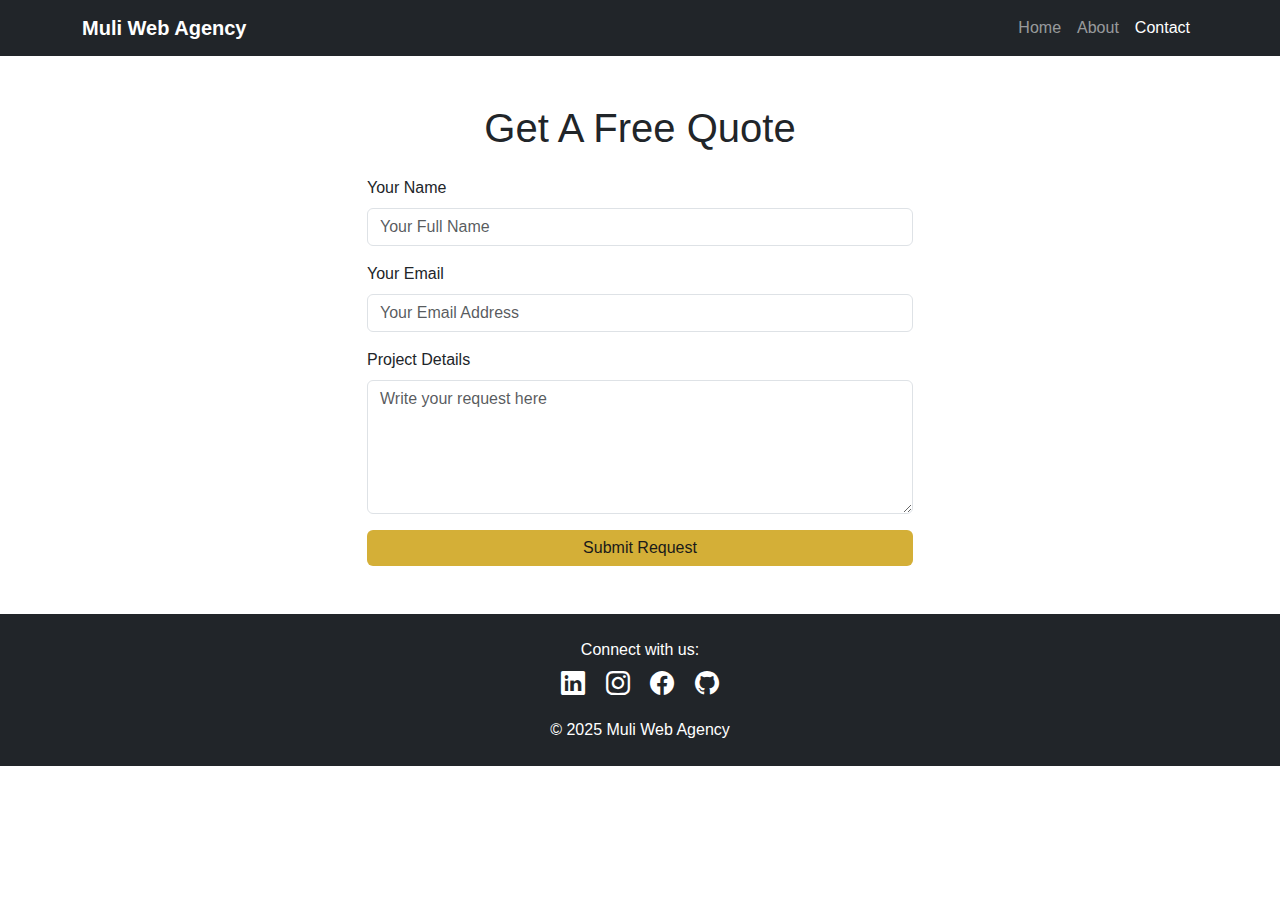
<file: WSD_Final_Project/contact.html>
<!DOCTYPE html>
<html lang="en">
  <head>
    <meta charset="UTF-8" />
    <meta name="viewport" content="width=device-width, initial-scale=1.0" />
    <title>Contact - Muli Web Agency</title>

    <!-- Favicon -->
    <link rel="icon" type="image/png" href="Muli Web Agency Logo.png" />

    <link rel="icon" type="image/png" href="favicon.png" />
    <link
      href="https://cdn.jsdelivr.net/npm/bootstrap@5.3.3/dist/css/bootstrap.min.css"
      rel="stylesheet"
    />
    <link
      href="https://cdn.jsdelivr.net/npm/bootstrap-icons@1.11.3/font/bootstrap-icons.css"
      rel="stylesheet"
    />
    <link rel="stylesheet" href="styles.css" />
  </head>

  <body>
    <!-- NAVBAR -->
    <nav class="navbar navbar-expand-lg navbar-dark bg-dark">
      <div class="container">
        <a class="navbar-brand fw-bold" href="index.html"> Muli Web Agency </a>

        <button
          class="navbar-toggler"
          type="button"
          data-bs-toggle="collapse"
          data-bs-target="#navMenu"
        >
          <span class="navbar-toggler-icon"></span>
        </button>

        <div class="collapse navbar-collapse" id="navMenu">
          <ul class="navbar-nav ms-auto">
            <li class="nav-item">
              <a class="nav-link" href="index.html">Home</a>
            </li>
            <li class="nav-item">
              <a class="nav-link" href="about.html">About</a>
            </li>
            <li class="nav-item">
              <a class="nav-link active" href="contact.html">Contact</a>
            </li>
          </ul>
        </div>
      </div>
    </nav>

    <!-- CONTACT FORM -->
    <section class="container my-5">
      <h1 class="text-center mb-4">Get A Free Quote</h1>

      <div class="row justify-content-center">
        <div class="col-md-6">
          <form>
            <div class="mb-3">
              <label class="form-label">Your Name</label>
              <input
                type="text"
                class="form-control"
                aria-label="Your name"
                placeholder="Your Full Name"
              />
            </div>

            <div class="mb-3">
              <label class="form-label">Your Email</label>
              <input
                type="email"
                class="form-control"
                aria-label="Your email"
                placeholder="Your Email Address"
              />
            </div>

            <div class="mb-3">
              <label class="form-label">Project Details</label>
              <textarea
                class="form-control"
                rows="5"
                aria-label="Your project details"
                placeholder="Write your request here"
              ></textarea>
            </div>

            <button class="btn btn-gold w-100">Submit Request</button>
          </form>
        </div>
      </div>
    </section>

    <!-- FOOTER -->
    <footer class="bg-dark text-white text-center py-4">
      <p class="mb-1">Connect with us:</p>

      <a href="https://www.linkedin.com/home" class="text-white me-3"
        ><i class="bi bi-linkedin fs-4"></i
      ></a>
      <a href="https://www.instagram.com/" class="text-white me-3"
        ><i class="bi bi-instagram fs-4"></i
      ></a>
      <a href="https://www.facebook.com/" class="text-white me-3"
        ><i class="bi bi-facebook fs-4"></i
      ></a>
      <a href="https://github.com/" class="text-white"
        ><i class="bi bi-github fs-4"></i
      ></a>

      <p class="mt-3 mb-0">&copy; 2025 Muli Web Agency</p>
    </footer>

    <script src="https://cdn.jsdelivr.net/npm/bootstrap@5.3.3/dist/js/bootstrap.bundle.min.js"></script>
  </body>
</html>
</file>
<file: Bootstrap_Assignment/styles.css>
/* Global styling */
body {
  scroll-behavior: smooth;
  font-family: "Segoe UI", sans-serif;
  padding-top: 70px; /* Prevent navbar overlap */
}

/* Section titles */
.section-title {
  font-weight: 700;
  letter-spacing: 1px;
}

img {
  max-width: 100%;
}

/* Cards */
.card {
  border-radius: 12px;
}

/* Footer */
footer {
  font-size: 0.9rem;
}
</file>
<file: WSD_Final_Project/styles.css>
/* Global styling */
body {
  font-family: Arial, sans-serif;
}

/* About page image */
.about-img {
  width: 180px;
  height: 180px;
  object-fit: cover;
}

/* Card hover effect */
.card:hover {
  transform: translateY(-5px);
  transition: 0.3s ease;
}

/* Footer icons */
footer i:hover {
  color: #0d6efd;
  transition: 0.3s;
}

/* Base state: all slides stacked */
.carousel-item {
  opacity: 0;
  transform: scale(0.85);
  transition: opacity 0.6s ease, transform 0.6s ease;
  position: absolute;
  top: 0;
  left: 0;
  right: 0;
}

/* Active slide (front card) */
.carousel-item.active {
  opacity: 1;
  transform: scale(1);
  position: relative;
  z-index: 5;
}

/* Incoming slide (next card) — appears BEFORE active card fades */
.carousel-item-next.carousel-item-start,
.carousel-item-prev.carousel-item-end {
  opacity: 1;
  transform: scale(1);
  z-index: 6; /* bring forward */
}

/* Outgoing slide (current card) — fades AFTER next card appears */
.carousel-item.active.carousel-item-start,
.carousel-item.active.carousel-item-end {
  opacity: 0;
  transform: scale(0.85);
  z-index: 4;
}

/* Testimonial card styling */
.testimonial-card {
  width: 320px;
  padding: 25px;
  background: white;
  border-radius: 12px;
  box-shadow: 0 8px 20px rgba(0, 0, 0, 0.1);
  margin: 0 auto;
}

.testimonial-card img {
  width: 100px;
  height: 100px;
  object-fit: cover;
}

/* Luxury Color Palette */
.text-ivory {
  color: #f8f5f0;
}

.btn-gold {
  background-color: #d4af37;
  color: #1a1a1a;
  border: none;
}

.btn-gold:hover {
  background-color: #c19c2f;
  color: #fff;
}

/* Hero Section Gradient */
.hero-section {
  min-height: 90vh;
  background: linear-gradient(135deg, #2e2e2e 0%, #3a4750 50%, #4b4b4b 100%);
  padding: 60px 0;
}

/* Hero Image Styling */
.hero-image {
  max-width: 90%;
  border-radius: 12px;
  box-shadow: 0 10px 30px rgba(0, 0, 0, 0.4);
}

/* Fade-in Animation */
.fade-in {
  opacity: 0;
  transform: translateY(20px);
  animation: fadeInUp 1.2s ease forwards;
}

.fade-in.delay-1 {
  animation-delay: 0.4s;
}

@keyframes fadeInUp {
  to {
    opacity: 1;
    transform: translateY(0);
  }
}

/* Trusted By Line */
.trusted-by {
  font-size: 0.95rem;
  opacity: 0.85;
}

.text-gold {
  color: #d4af37 !important;
}
</file>
<file: CSS_Assignment_1/styles.css>
/* ========== RESET DEFAULTS ========== */
* {
  margin: 0;
  padding: 0;
  box-sizing: border-box;
}

header {
  text-align: center;
}

header a {
  display: inline-block;
  margin: 0 10px;
  text-decoration: none;
  color: #004080;
}

/* ========== 2.1 Type Selectors ========== */
h1 {
  margin-top: 20px;
  font-family: Arial, sans-serif;
  text-align: center;
  font-size: 2em;
  color: #333;
}

h2 {
  text-align: center;
  margin-bottom: 15px;
}

aside {
  text-align: center;
  margin: 20px auto;
  color: red;
}

form {
  background-color: #f9f9f9;
  border: 1px solid #ccc;
  padding: 20px;
  margin: 20px auto;
  max-width: 600px;
  border-radius: 8px;
}

p {
  font-size: 14px;
  color: #666;
}

nav {
  text-align: center;
  margin: 15px 0;
}

footer {
  text-align: center;
  margin-top: 20px;
}

/* ========== 2.2 Class Selectors ========== */
.form-section {
  background-color: #ffffff;
  margin: 20px auto;
  padding: 15px;
  border-radius: 15px;
  width: 80%;
  text-align: center;
}

/* ========== 2.3 ID Selectors ========== */
#main-title {
  color: #004080;
  margin-bottom: 20px;
}

/* ========== 2.4 Multiple Class Selectors ========== */
.green.bold {
  color: green;
  font-weight: bold;
}

/* ========== 2.5 Attribute Selectors ========== */
input[type="text"],
input[type="password"],
input[type="number"],
input[type="range"],
select,
input[list] {
  border: 1px solid #ccc;
  margin: 5px 10px;
  padding: 5px 10px;
  width: 200px;
}

img[src="laurea-logo"] {
  border: 1px solid #004080;
  border-radius: 20px;
  height: 100px;
  width: 100px;
  display: block;
  margin: 0 auto;
}

/* ========== 2.6 Descendant Combinators ========== */
.form-section label {
  display: block;
  text-align: left;
  margin-bottom: 6px;
  font-weight: bold;
}

section .main-list {
  list-style-type: square;
  background-color: #f0f8ff;
  border: 1px solid #ccc;
  border-radius: 6px;
  padding: 15px;
  margin: 20px auto;
  max-width: 400px;
}

.main-list li {
  margin-left: 20px;
  color: #444;
  padding: 5px 0;
}

/* ========== 2.7 Multiple Selectors ========== */
h1,
h2,
.menu {
  color: #222;
  font-family: Verdana, sans-serif;
}

/* ========== 2.8 Chaining ========== */
h1.title {
  text-transform: uppercase;
  letter-spacing: 2px;
}

/* ========== 2.9 Pseudo-classes ========== */
.Laurea:hover {
  opacity: 0.7;
  transform: scale(1.4);
  transition: all 0.3s ease;
}

.Laurea:active {
  transform: scale(0.1);
}

.Visit-Laurea:visited {
  color: red;
}

input:focus {
  border-color: #004080;
  outline: none;
  background-color: #e6f6ff;
}

input:disabled {
  background-color: #eee;
  color: #999;
}

/* ========== 2.10 Type + Attribute Selector ========== */
input[type="submit"] {
  background-color: #004080;
  color: white;
  padding: 10px 15px;
  border: none;
  border-radius: 40px;
  cursor: pointer;
  width: 160px;
}

/* ========== 2.11 Type + Attribute + Pseudo-class ========== */
input[type="submit"]:hover {
  background-color: lightcoral;
  transform: scale(1.2);
  transition: all 0.3s ease;
}

/* ========== 3. VISUAL RULES ========== */
body {
  background-color: #fafafa;
  color: #333;
  opacity: 0.98;
  background-image: none !important; /* single use of !important */
}

/* Motivation textarea */
textarea {
  width: 100%;
  min-width: 100px;
  min-height: 120px;
  max-height: 300px;
  padding: 10px;
  border: 2px solid #bbb;
  border-radius: 4px;
  overflow: auto;
  background-color: #fff;
}

/* Quote block */
#quote {
  margin: 20px auto;
  padding: 20px;
  text-align: center;
  max-width: 600px;
  border: 1px solid #ccc;
  border-radius: 8px;
}

/* ========== 3. VISIBILITY ========== */
.hidden-logo {
  visibility: hidden;
}

/* ========== CUSTOM FIXES FOR INLINE REMOVAL ========== */

/* General form groups (labels + inputs inline) */
.form-group {
  display: flex;
  align-items: center;
  gap: 10px;
  margin-bottom: 15px;
}

/* Checkbox groups aligned left */
.form-group.checkbox-group {
  display: block;
  text-align: left;
  margin-left: 0;
}

.form-group.checkbox-group div {
  display: block;
  margin: 6px 0;
}

.form-group input[type="checkbox"] {
  margin-right: 8px;
}

/* Radio groups aligned left */
.form-group.radio-group {
  display: block;
  text-align: left;
  margin-left: 0;
}

.form-group.radio-group div {
  display: block;
  margin: 6px 0;
}

.form-group input[type="radio"] {
  margin-right: 8px;
}

/* Center Laurea media section */
#Laurea-media {
  margin: 20px auto;
  text-align: center;
}

/* Logo size same as original */
.logo img {
  height: 150px;
}

/* Header link spacing */
header a {
  margin-right: 20px;
}

.logo {
  display: block;
  margin: 0 auto;
  height: 150px;
}
</file>
<file: CSS_Assignment_2/styles.css>
/* Reset Defaults */
* {
  margin: 0;
  padding: 0;
  box-sizing: border-box;
}

/* Global Typography & Layout */
body {
  font-family: "Roboto", Arial, sans-serif; /* Google Font with fallback */
  line-height: 1.6;
  text-align: center;
  background-color: hsl(120, 60%, 90%); /* HSL example */
}

/* Header & Navigation */
.sticky-header {
  position: sticky; /* Demonstrates sticky positioning */
  top: 0;
  background-color: #f8f8f8;
  border-bottom: 2px solid #ccc;
  padding: 10px;
  z-index: 10; /* Ensures header stays above other content */
}

nav a {
  display: inline; /* Demonstrates inline display */
  margin: 0 10px;
  text-transform: uppercase; /* text-transform requirement */
  font-weight: bold; /* keyword font-weight */
  color: #a52a2a; /* Hex color */
  letter-spacing: 2px; /* letter-spacing requirement */
}

/* Gallery Layout */
.extra-gallery {
  padding: 20px;
}

.gallery-row {
  display: flex;
  justify-content: center;
  align-items: flex-start;
  margin: 60px 0;
  gap: 20px;
}

.two-images figure,
.one-image figure {
  width: auto;
  text-align: center; /* ensures caption is centered below photo */
}

/* Uniform image sizing */
img {
  width: 150px;
  height: 300px;
  object-fit: cover; /* crops nicely without distortion */
  border: none;
  transition: transform 0.3s ease; /* smooth hover effect */
}

/* Hover zoom effect */
img:hover {
  transform: scale(1.05); /* zooms in slightly on hover */
}

/* Iframe sizing */
iframe {
  width: 150px;
  height: 300px;
  border: none;
  transition: transform 0.3s ease;
}

/* Hover zoom effect for iframe */
iframe:hover {
  transform: scale(1.05);
}

/* Positioning Examples */
.relative-box {
  position: relative; /* This artwork uses relative positioning */
  top: 10px;
  left: 10px;
}

.absolute-box {
  position: relative; /* Parent must be relative */
  height: 320px;
}
.absolute-box figure {
  position: absolute; /* Move the entire figure (image + caption) */
  top: 10px;
  left: 10px;
}

.sticky-box {
  position: sticky; /* This artwork uses sticky positioning */
  top: 20px;
}

.static-box {
  position: static; /* This artwork uses static positioning (default flow) */
}

.iframe-box {
  padding: 10px;
}

/* Footer Styling */
footer {
  float: left; /* Demonstrates float */
  clear: both; /* Demonstrates clear */
  background-color: rgba(0, 0, 255, 0.1); /* RGBA with opacity */
  width: 100%;
  padding: 10px;
  font-style: italic; /* font-style requirement */
  word-spacing: 5px; /* word-spacing requirement */
}
footer p {
  font-weight: bold;
}

/* Captions */
figcaption {
  margin-top: 10px;
  font-style: italic;
  color: rgb(112, 110, 110); /* RGB example */
}

/* Intro & Credits */
.intro,
.credits {
  max-width: 700px;
  margin: 0 auto;
  padding: 20px;
  font-size: 1.1em;
}

.intro {
  background-color: hsla(120, 60%, 70%, 0.5); /* HSLA with opacity */
}
.intro h2 {
  font-weight: 700; /* numeric font-weight */
}

.credits {
  background-color: transparent; /* Transparent keyword */
}

/* Blockquote */
blockquote {
  font-style: italic;
  margin: 30px auto;
  max-width: 600px;
  color: blue; /* Named color example */
}

/* Scroll Frame */
.scroll-frame {
  width: 150px;
  height: 300px;
  overflow: scroll;
}

.scroll-frame img {
  width: 300px;
  height: 600px;
  object-fit: cover;
}
</file>
